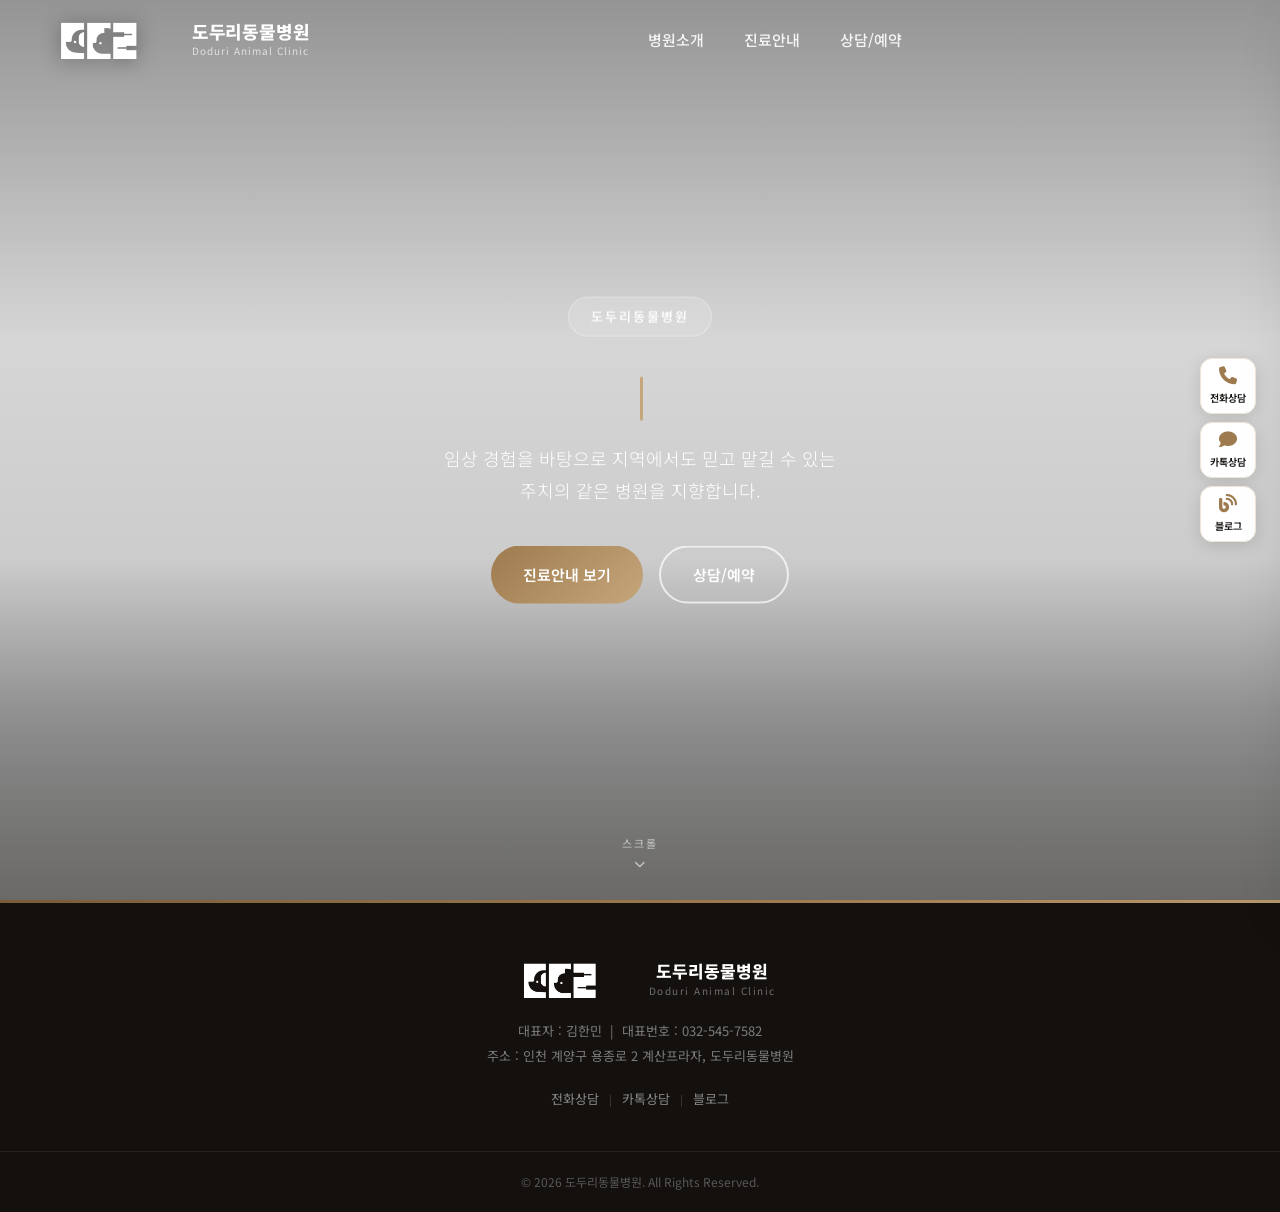
<file: index.html>
<!DOCTYPE html>
<html lang="ko">
<head>
  <meta charset="UTF-8" />
  <meta name="viewport" content="width=device-width, initial-scale=1.0" />
  <title>도두리동물병원</title>
  <link rel="preconnect" href="https://fonts.googleapis.com" />
  <link rel="preconnect" href="https://fonts.gstatic.com" crossorigin />
  <link href="https://fonts.googleapis.com/css2?family=Noto+Sans+KR:wght@300;400;500;600;700;800&display=swap" rel="stylesheet" />
  <link rel="stylesheet" href="https://cdnjs.cloudflare.com/ajax/libs/font-awesome/6.5.0/css/all.min.css" />
  <link rel="stylesheet" href="css/style.css" />
</head>
<body class="page-home">

  <!-- 공통 헤더 (include.js가 삽입) -->
  <div id="page-header"></div>

  <!-- ===== HERO ===== -->
  <section id="hero">
    <div class="hero-slides">
      <div class="hero-slide active" data-index="0">
        <div class="hero-bg" style="background-image: url('https://images.unsplash.com/photo-1587300003388-59208cc962cb?w=1600&q=80')"></div>
        <div class="hero-overlay"></div>
        <div class="hero-content">
          <p class="hero-tag">도두리동물병원</p>
          <h1>우리 동네 평생 건강 지킴이,<br><em>도두리동물병원</em></h1>
          <p class="hero-desc">임상 경험을 바탕으로 지역에서도 믿고 맡길 수 있는<br>주치의 같은 병원을 지향합니다.</p>
          <div class="hero-btns">
            <a href="service-subject.html" class="btn btn-primary">진료안내 보기</a>
            <a href="contact.html" class="btn btn-outline">상담/예약</a>
          </div>
        </div>
      </div>
    </div>
    <div class="hero-scroll-hint">
      <span>스크롤</span>
      <i class="fas fa-chevron-down"></i>
    </div>
  </section>

  <!-- ===== MAIN CONTENT (추후 섹션 추가) ===== -->
  <main>
  </main>

  <!-- 공통 푸터 (include.js가 삽입) -->
  <div id="page-footer"></div>

  <script src="js/include.js"></script>
  <script src="js/script.js"></script>
</body>
</html>
</file>
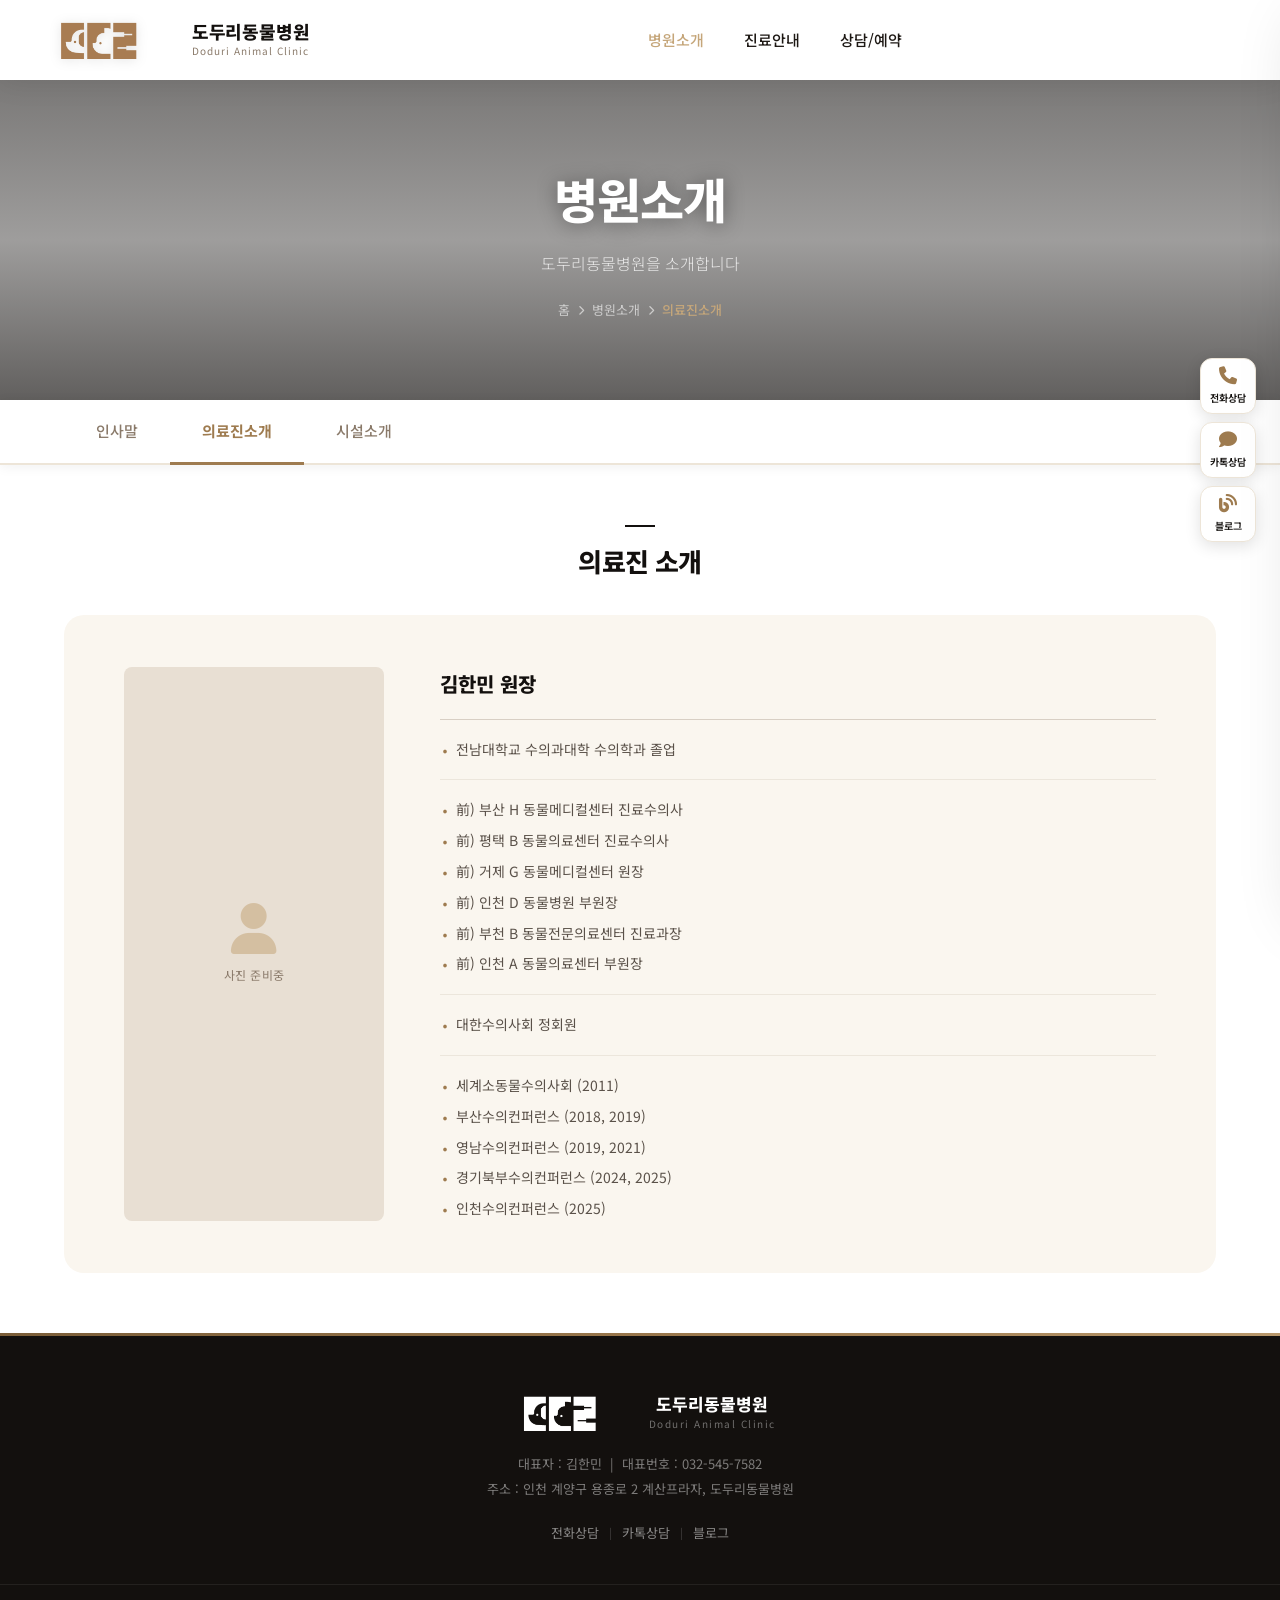
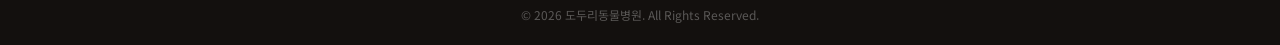
<file: about-doctor.html>
<!DOCTYPE html>
<html lang="ko">
<head>
  <meta charset="UTF-8" />
  <meta name="viewport" content="width=device-width, initial-scale=1.0" />
  <title>의료진소개 | 도두리동물병원</title>
  <link rel="preconnect" href="https://fonts.googleapis.com" />
  <link rel="preconnect" href="https://fonts.gstatic.com" crossorigin />
  <link href="https://fonts.googleapis.com/css2?family=Noto+Sans+KR:wght@300;400;500;600;700;800&display=swap" rel="stylesheet" />
  <link rel="stylesheet" href="https://cdnjs.cloudflare.com/ajax/libs/font-awesome/6.5.0/css/all.min.css" />
  <link rel="stylesheet" href="css/style.css" />
  <link rel="stylesheet" href="css/sub.css" />
  <style>
    /* ===== 의료진소개 ===== */
    .doctor-card {
      display: flex;
      flex-direction: row;
      gap: 56px;
      align-items: stretch; /* 사진 높이 = 텍스트 높이 */
      background: var(--bg-light);
      border-radius: 20px;
      padding: 52px 60px;
    }

    /* 왼쪽: 프로필 사진 */
    .doctor-photo-wrap {
      flex: 0 0 260px;
      display: flex;
      flex-direction: column;
    }

    /* 노이미지 플레이스홀더 */
    .doctor-no-photo {
      flex: 1;
      min-height: 240px;
      background: #e8dfd3;
      border-radius: 8px;
      display: flex;
      flex-direction: column;
      align-items: center;
      justify-content: center;
      gap: 10px;
    }
    .doctor-no-photo i {
      font-size: 52px;
      color: var(--primary-light);
      opacity: 0.55;
    }
    .doctor-no-photo span {
      font-size: 12px;
      color: var(--gray);
      letter-spacing: 0.5px;
    }

    /* 오른쪽: 정보 */
    .doctor-detail {
      flex: 1;
      min-width: 0;
    }

    .doctor-name {
      font-size: 20px;
      font-weight: 800;
      color: var(--dark);
      padding-bottom: 18px;
      margin-bottom: 0;
      border-bottom: 1px solid #d8cfc4;
    }

    .doctor-groups {
      display: flex;
      flex-direction: column;
    }

    .doctor-group {
      padding: 18px 0;
      border-bottom: 1px solid #ece6dc;
    }
    .doctor-group:last-child {
      border-bottom: none;
      padding-bottom: 0;
    }

    .doctor-group ul {
      list-style: none;
      padding: 0;
      margin: 0;
      display: flex;
      flex-direction: column;
      gap: 7px;
    }
    .doctor-group ul li {
      font-size: 14px;
      color: #5a5149;
      line-height: 1.7;
      padding-left: 16px;
      position: relative;
    }
    .doctor-group ul li::before {
      content: '·';
      position: absolute;
      left: 2px;
      color: var(--primary);
      font-weight: 900;
      font-size: 17px;
      line-height: 1.5;
    }

    /* ===== 반응형 ===== */
    @media (max-width: 768px) {
      .doctor-card {
        flex-direction: column;
        gap: 32px;
        padding: 36px 28px;
      }
      .doctor-photo-wrap {
        flex: none;
        width: 100%;
      }
      .doctor-no-photo {
        min-height: 200px;
      }
    }
  </style>
</head>
<body>

  <!-- 공통 헤더 (include.js가 삽입) -->
  <div id="page-header"></div>

  <!-- ===== 서브 페이지 헤더 ===== -->
  <div class="sub-page-header">
    <div class="sub-page-header-bg" style="background-image: url('https://images.unsplash.com/photo-1576201836106-db1758fd1c97?w=1600&q=80')"></div>
    <div class="sub-page-header-overlay"></div>
    <div class="container sub-page-header-content">
      <h1>병원소개</h1>
      <p>도두리동물병원을 소개합니다</p>
      <nav class="breadcrumb">
        <a href="index.html">홈</a>
        <i class="fas fa-chevron-right"></i>
        <a href="about-greeting.html">병원소개</a>
        <i class="fas fa-chevron-right"></i>
        <span>의료진소개</span>
      </nav>
    </div>
  </div>

  <!-- ===== 서브 탭 ===== -->
  <div class="sub-tab-nav">
    <div class="container">
      <ul class="sub-tab-list">
        <li><a href="about-greeting.html"          class="sub-tab-link">인사말</a></li>
        <li><a href="about-doctor.html"   class="sub-tab-link active">의료진소개</a></li>
        <li><a href="about-facility.html" class="sub-tab-link">시설소개</a></li>
      </ul>
    </div>
  </div>

  <!-- ===== 콘텐츠 ===== -->
  <main>
    <section class="section">
      <div class="container">

        <div class="page-section-heading">
          <h2>의료진 소개</h2>
        </div>

        <!-- 의료진 카드 -->
        <div class="doctor-card">

          <!-- 왼쪽: 프로필 사진 (실제 사진으로 교체 시 doctor-no-photo를 img 태그로 변경) -->
          <div class="doctor-photo-wrap">
            <div class="doctor-no-photo">
              <i class="fas fa-user"></i>
              <span>사진 준비중</span>
            </div>
          </div>

          <!-- 오른쪽: 상세 정보 -->
          <div class="doctor-detail">
            <h3 class="doctor-name">김한민 원장</h3>

            <div class="doctor-groups">

              <!-- 학력 -->
              <div class="doctor-group">
                <ul>
                  <li>전남대학교 수의과대학 수의학과 졸업</li>
                </ul>
              </div>

              <!-- 경력 -->
              <div class="doctor-group">
                <ul>
                  <li>前) 부산 H 동물메디컬센터 진료수의사</li>
                  <li>前) 평택 B 동물의료센터 진료수의사</li>
                  <li>前) 거제 G 동물메디컬센터 원장</li>
                  <li>前) 인천 D 동물병원 부원장</li>
                  <li>前) 부천 B 동물전문의료센터 진료과장</li>
                  <li>前) 인천 A 동물의료센터 부원장</li>
                </ul>
              </div>

              <!-- 학회 -->
              <div class="doctor-group">
                <ul>
                  <li>대한수의사회 정회원</li>
                </ul>
              </div>

              <!-- 학술활동 -->
              <div class="doctor-group">
                <ul>
                  <li>세계소동물수의사회 (2011)</li>
                  <li>부산수의컨퍼런스 (2018, 2019)</li>
                  <li>영남수의컨퍼런스 (2019, 2021)</li>
                  <li>경기북부수의컨퍼런스 (2024, 2025)</li>
                  <li>인천수의컨퍼런스 (2025)</li>
                </ul>
              </div>

            </div><!-- /.doctor-groups -->
          </div><!-- /.doctor-detail -->

        </div><!-- /.doctor-card -->

      </div>
    </section>
  </main>

  <!-- 공통 푸터 (include.js가 삽입) -->
  <div id="page-footer"></div>

  <script src="js/include.js"></script>
  <script src="js/script.js"></script>
  <script src="js/sub.js"></script>
</body>
</html>
</file>
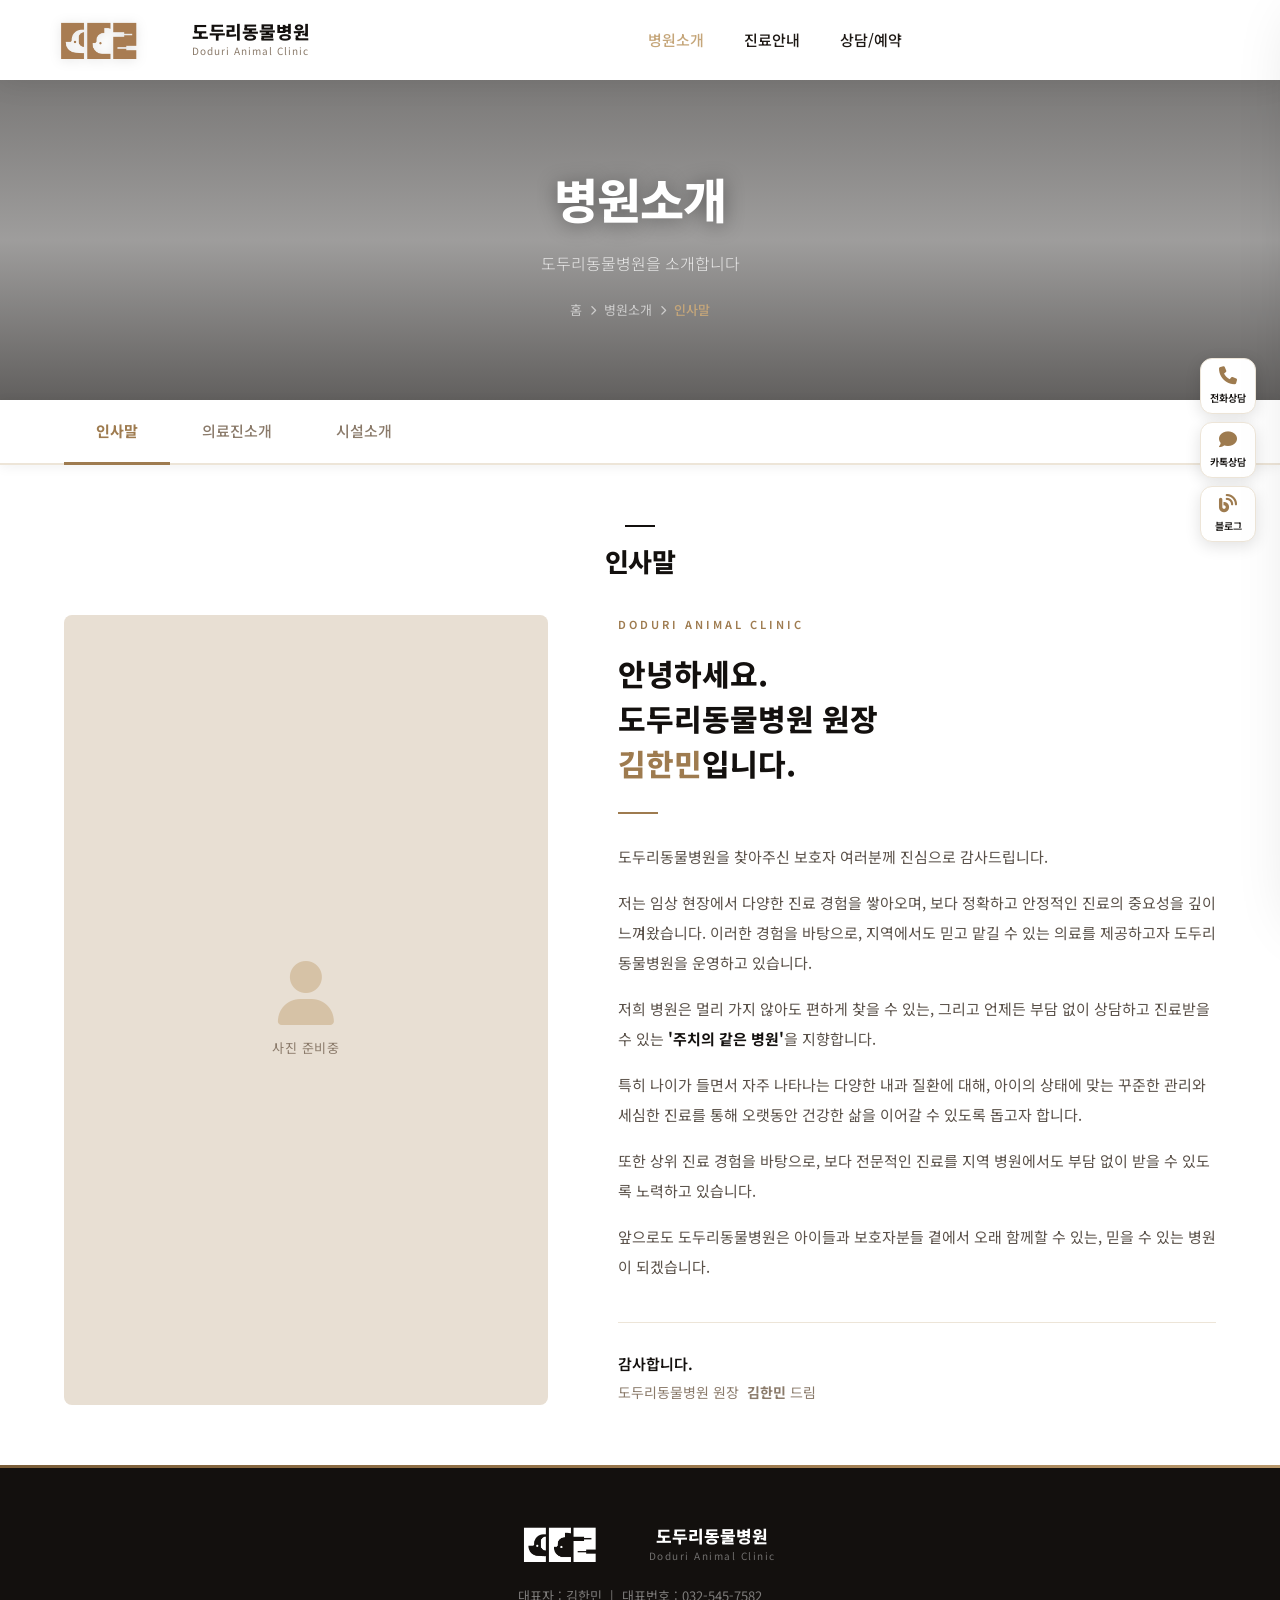
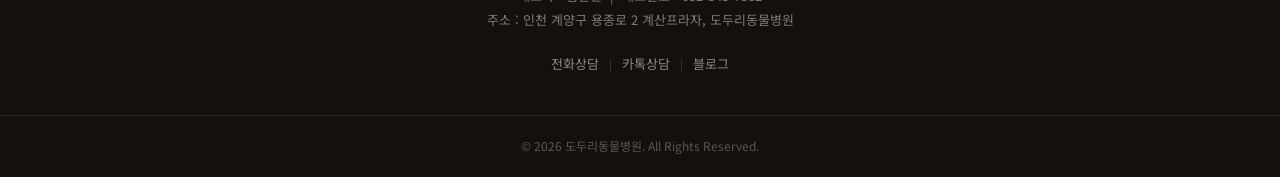
<file: about-greeting.html>
<!DOCTYPE html>
<html lang="ko">
<head>
  <meta charset="UTF-8" />
  <meta name="viewport" content="width=device-width, initial-scale=1.0" />
  <title>인사말 | 도두리동물병원</title>
  <link rel="preconnect" href="https://fonts.googleapis.com" />
  <link rel="preconnect" href="https://fonts.gstatic.com" crossorigin />
  <link href="https://fonts.googleapis.com/css2?family=Noto+Sans+KR:wght@300;400;500;600;700;800&display=swap" rel="stylesheet" />
  <link rel="stylesheet" href="https://cdnjs.cloudflare.com/ajax/libs/font-awesome/6.5.0/css/all.min.css" />
  <link rel="stylesheet" href="css/style.css" />
  <link rel="stylesheet" href="css/sub.css" />
  <style>
    /* ===== 인사말 레이아웃 ===== */
    .greeting-wrap {
      display: flex;
      flex-direction: row;
      gap: 70px;
      align-items: stretch; /* 이미지 높이 = 텍스트 높이 */
    }

    /* 왼쪽: 사진 */
    .greeting-img-wrap {
      flex: 0 0 42%;
      max-width: 42%;
      display: flex;
      flex-direction: column;
    }

    /* 노이미지 플레이스홀더 */
    .greeting-no-photo {
      flex: 1;
      background: #e8dfd3;
      border-radius: 8px;
      display: flex;
      flex-direction: column;
      align-items: center;
      justify-content: center;
      gap: 12px;
    }
    .greeting-no-photo i {
      font-size: 64px;
      color: var(--primary-light);
      opacity: 0.5;
    }
    .greeting-no-photo span {
      font-size: 13px;
      color: var(--gray);
      letter-spacing: 0.5px;
    }

    /* 오른쪽: 텍스트 */
    .greeting-content {
      flex: 1;
      min-width: 0;
    }

    .greeting-label {
      font-size: 11px;
      font-weight: 600;
      letter-spacing: 3px;
      text-transform: uppercase;
      color: var(--primary);
      margin-bottom: 18px;
    }

    .greeting-name {
      font-size: clamp(20px, 2.4vw, 30px);
      font-weight: 800;
      line-height: 1.5;
      color: var(--dark);
    }
    .greeting-name em {
      font-style: normal;
      color: var(--primary);
    }

    .greeting-rule {
      width: 40px;
      height: 2px;
      background: var(--primary);
      margin: 26px 0 28px;
    }

    .greeting-body {
      font-size: 15px;
      line-height: 2;
      color: #5a5149;
    }
    .greeting-body p + p {
      margin-top: 16px;
    }
    .greeting-body strong {
      color: var(--dark);
      font-weight: 700;
    }

    .greeting-close {
      margin-top: 40px;
      padding-top: 28px;
      border-top: 1px solid var(--gray-light);
    }
    .greeting-thanks {
      font-size: 15px;
      font-weight: 600;
      color: var(--dark);
      margin-bottom: 4px;
    }
    .greeting-sign {
      font-size: 14px;
      color: var(--gray);
    }

    /* ===== 반응형: 768px 이하(모바일)에서만 세로 스택 ===== */
    @media (max-width: 768px) {
      .greeting-wrap {
        flex-direction: column;
        gap: 36px;
      }
      .greeting-img-wrap {
        flex: none;
        max-width: 100%;
        width: 100%;
        position: static;
      }
      .greeting-img-wrap img {
        aspect-ratio: 4 / 3;
      }
    }
  </style>
</head>
<body>

  <!-- 공통 헤더 (include.js가 삽입) -->
  <div id="page-header"></div>

  <!-- ===== 서브 페이지 헤더 ===== -->
  <div class="sub-page-header">
    <div class="sub-page-header-bg" style="background-image: url('https://images.unsplash.com/photo-1576201836106-db1758fd1c97?w=1600&q=80')"></div>
    <div class="sub-page-header-overlay"></div>
    <div class="container sub-page-header-content">
      <h1>병원소개</h1>
      <p>도두리동물병원을 소개합니다</p>
      <nav class="breadcrumb">
        <a href="index.html">홈</a>
        <i class="fas fa-chevron-right"></i>
        <a href="about-greeting.html">병원소개</a>
        <i class="fas fa-chevron-right"></i>
        <span>인사말</span>
      </nav>
    </div>
  </div>

  <!-- ===== 서브 탭 ===== -->
  <div class="sub-tab-nav">
    <div class="container">
      <ul class="sub-tab-list">
        <li><a href="about-greeting.html"  class="sub-tab-link active">인사말</a></li>
        <li><a href="about-doctor.html"   class="sub-tab-link">의료진소개</a></li>
        <li><a href="about-facility.html" class="sub-tab-link">시설소개</a></li>
      </ul>
    </div>
  </div>

  <!-- ===== 콘텐츠 ===== -->
  <main>
    <section class="section">
      <div class="container">

        <div class="page-section-heading">
          <h2>인사말</h2>
        </div>

        <div class="greeting-wrap">

          <!-- 왼쪽: 원장 사진 -->
          <!-- 왼쪽: 원장 사진 (실제 사진으로 교체 시 greeting-no-photo를 img 태그로 변경) -->
          <div class="greeting-img-wrap">
            <div class="greeting-no-photo">
              <i class="fas fa-user"></i>
              <span>사진 준비중</span>
            </div>
          </div>

          <!-- 오른쪽: 인사말 텍스트 -->
          <div class="greeting-content">
            <p class="greeting-label">Doduri Animal Clinic</p>
            <h2 class="greeting-name">
              안녕하세요.<br>
              도두리동물병원 원장<br>
              <em>김한민</em>입니다.
            </h2>
            <div class="greeting-rule"></div>

            <div class="greeting-body">
              <p>도두리동물병원을 찾아주신 보호자 여러분께 진심으로 감사드립니다.</p>
              <p>저는 임상 현장에서 다양한 진료 경험을 쌓아오며,
                보다 정확하고 안정적인 진료의 중요성을 깊이 느껴왔습니다.
                이러한 경험을 바탕으로, 지역에서도 믿고 맡길 수 있는 의료를 제공하고자
                도두리동물병원을 운영하고 있습니다.</p>
              <p>저희 병원은 멀리 가지 않아도 편하게 찾을 수 있는, 그리고 언제든
                부담 없이 상담하고 진료받을 수 있는
                <strong>'주치의 같은 병원'</strong>을 지향합니다.</p>
              <p>특히 나이가 들면서 자주 나타나는 다양한 내과 질환에 대해,
                아이의 상태에 맞는 꾸준한 관리와 세심한 진료를 통해
                오랫동안 건강한 삶을 이어갈 수 있도록 돕고자 합니다.</p>
              <p>또한 상위 진료 경험을 바탕으로, 보다 전문적인 진료를
                지역 병원에서도 부담 없이 받을 수 있도록 노력하고 있습니다.</p>
              <p>앞으로도 도두리동물병원은 아이들과 보호자분들 곁에서
                오래 함께할 수 있는, 믿을 수 있는 병원이 되겠습니다.</p>
            </div>

            <div class="greeting-close">
              <p class="greeting-thanks">감사합니다.</p>
              <p class="greeting-sign">도두리동물병원 원장 &nbsp;<strong>김한민</strong> 드림</p>
            </div>
          </div>

        </div>
      </div>
    </section>
  </main>

  <!-- 공통 푸터 (include.js가 삽입) -->
  <div id="page-footer"></div>

  <script src="js/include.js"></script>
  <script src="js/script.js"></script>
  <script src="js/sub.js"></script>
</body>
</html>
</file>
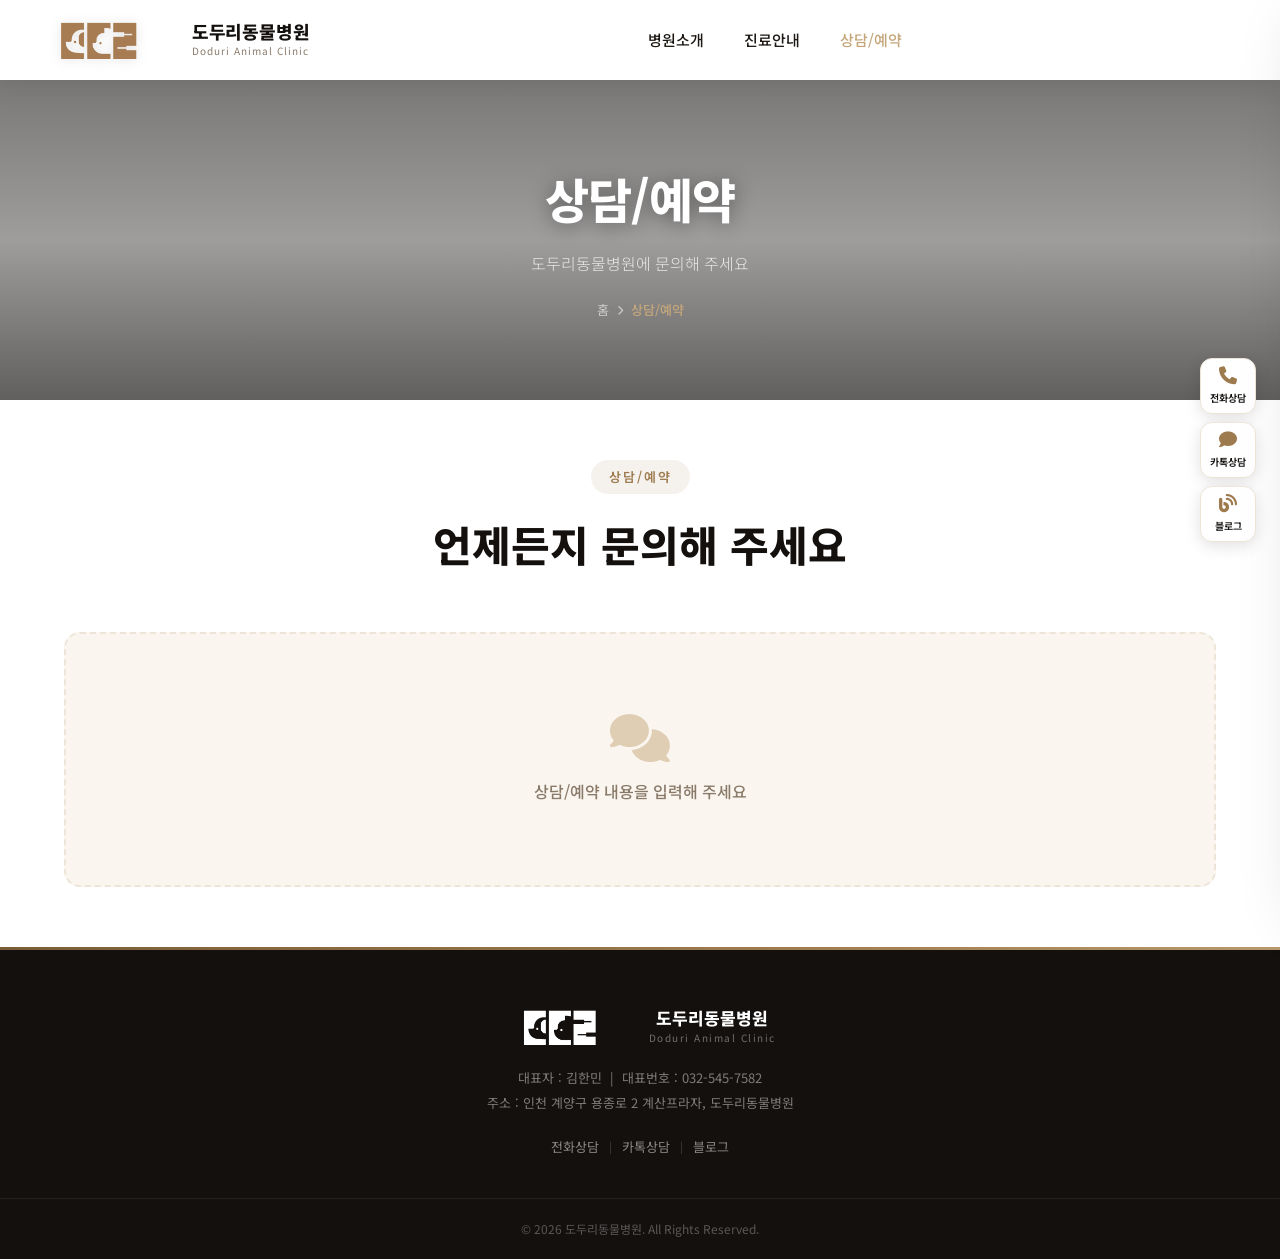
<file: contact.html>
<!DOCTYPE html>
<html lang="ko">
<head>
  <meta charset="UTF-8" />
  <meta name="viewport" content="width=device-width, initial-scale=1.0" />
  <title>상담/예약 | 도두리동물병원</title>
  <link rel="preconnect" href="https://fonts.googleapis.com" />
  <link rel="preconnect" href="https://fonts.gstatic.com" crossorigin />
  <link href="https://fonts.googleapis.com/css2?family=Noto+Sans+KR:wght@300;400;500;600;700;800&display=swap" rel="stylesheet" />
  <link rel="stylesheet" href="https://cdnjs.cloudflare.com/ajax/libs/font-awesome/6.5.0/css/all.min.css" />
  <link rel="stylesheet" href="css/style.css" />
  <link rel="stylesheet" href="css/sub.css" />
</head>
<body>

  <!-- 공통 헤더 (include.js가 삽입) -->
  <div id="page-header"></div>

  <!-- ===== 서브 페이지 헤더 ===== -->
  <div class="sub-page-header">
    <div class="sub-page-header-bg" style="background-image: url('https://images.unsplash.com/photo-1450778869180-41d0601e046e?w=1600&q=80')"></div>
    <div class="sub-page-header-overlay"></div>
    <div class="container sub-page-header-content">
      <h1>상담/예약</h1>
      <p>도두리동물병원에 문의해 주세요</p>
      <nav class="breadcrumb">
        <a href="index.html">홈</a>
        <i class="fas fa-chevron-right"></i>
        <span>상담/예약</span>
      </nav>
    </div>
  </div>

  <!-- ===== 콘텐츠 ===== -->
  <main>
    <section class="section">
      <div class="container">
        <div class="section-header">
          <p class="section-tag">상담/예약</p>
          <h2 class="section-title">언제든지 문의해 주세요</h2>
        </div>
        <div class="content-placeholder">
          <i class="fas fa-comments"></i>
          <p>상담/예약 내용을 입력해 주세요</p>
        </div>
      </div>
    </section>
  </main>

  <!-- 공통 푸터 (include.js가 삽입) -->
  <div id="page-footer"></div>

  <script src="js/include.js"></script>
  <script src="js/script.js"></script>
  <script src="js/sub.js"></script>
</body>
</html>
</file>
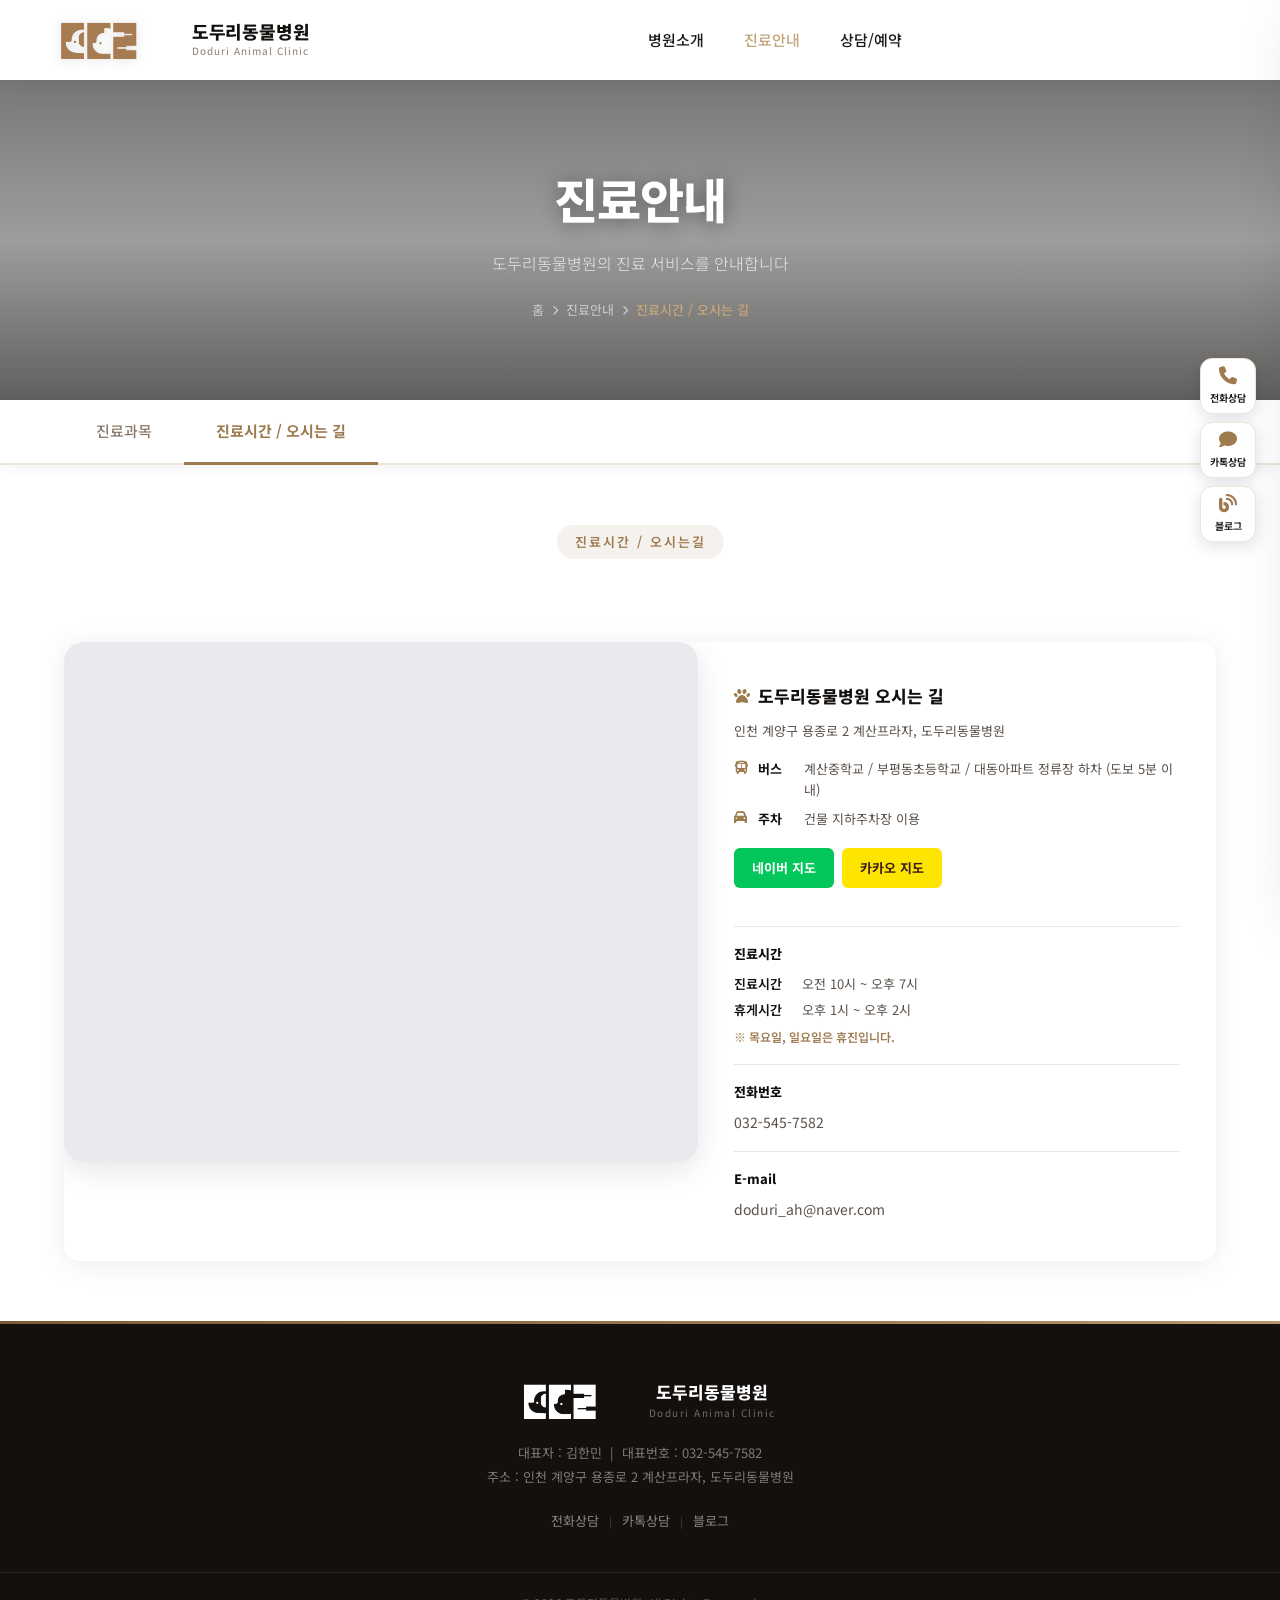
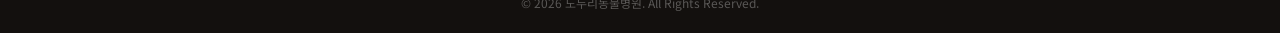
<file: service-location.html>
<!DOCTYPE html>
<html lang="ko">
<head>
  <meta charset="UTF-8" />
  <meta name="viewport" content="width=device-width, initial-scale=1.0" />
  <title>진료시간 / 오시는길 | 도두리동물병원</title>
  <link rel="preconnect" href="https://fonts.googleapis.com" />
  <link rel="preconnect" href="https://fonts.gstatic.com" crossorigin />
  <link href="https://fonts.googleapis.com/css2?family=Noto+Sans+KR:wght@300;400;500;600;700;800&display=swap" rel="stylesheet" />
  <link rel="stylesheet" href="https://cdnjs.cloudflare.com/ajax/libs/font-awesome/6.5.0/css/all.min.css" />
  <link rel="stylesheet" href="css/style.css" />
  <link rel="stylesheet" href="css/sub.css" />
  <script type="text/javascript" src="https://oapi.map.naver.com/openapi/v3/maps.js?ncpClientId=hryk24ewr3&submodules=geocoder"></script>
  <style>
    /* ===== 오시는길 ===== */
    .location-wrap {
      display: flex;
      gap: 0;
      border-radius: 16px;
      overflow: hidden;
      box-shadow: 0 4px 30px rgba(0,0,0,0.08);
    }

    /* 왼쪽: 지도 */
    .location-map {
      flex: 0 0 55%;
      min-height: 520px;
      background: #e8eaed;
      position: relative;
      overflow: hidden;
    }

    .map-placeholder {
      position: absolute;
      inset: 0;
      display: flex;
      flex-direction: column;
      align-items: center;
      justify-content: center;
      gap: 12px;
      background:
        linear-gradient(rgba(200,210,220,0.4) 1px, transparent 1px),
        linear-gradient(90deg, rgba(200,210,220,0.4) 1px, transparent 1px),
        #dce3ea;
      background-size: 40px 40px, 40px 40px, 100% 100%;
      color: #8a96a3;
      text-align: center;
    }
    .map-placeholder i { font-size: 48px; color: var(--primary); opacity: 0.6; }
    .map-placeholder p { font-size: 15px; font-weight: 600; margin: 0; }
    .map-placeholder small { font-size: 12px; opacity: 0.7; }

    /* 오른쪽: 정보 패널 */
    .location-info {
      flex: 1;
      background: #fff;
      padding: 40px 36px;
      display: flex;
      flex-direction: column;
      gap: 0;
    }

    .location-title {
      font-size: 17px;
      font-weight: 800;
      color: var(--dark);
      display: flex;
      align-items: center;
      gap: 8px;
      margin-bottom: 10px;
    }
    .location-title i { color: var(--primary); font-size: 16px; }

    .location-address {
      font-size: 13px;
      color: #5a5149;
      line-height: 1.6;
      margin-bottom: 18px;
    }

    /* 교통수단 */
    .location-access {
      list-style: none;
      padding: 0;
      margin: 0 0 18px;
      display: flex;
      flex-direction: column;
      gap: 8px;
    }
    .location-access li {
      display: flex;
      align-items: flex-start;
      gap: 10px;
      font-size: 13px;
      color: #5a5149;
      line-height: 1.6;
    }
    .location-access li i {
      color: var(--primary);
      font-size: 13px;
      margin-top: 2px;
      flex-shrink: 0;
      width: 14px;
      text-align: center;
    }
    .access-label {
      font-weight: 700;
      color: var(--dark);
      white-space: nowrap;
      min-width: 36px;
    }

    /* 지도 버튼 */
    .location-map-btns {
      display: flex;
      gap: 8px;
      margin-bottom: 22px;
    }
    .map-btn {
      display: inline-flex;
      align-items: center;
      gap: 6px;
      padding: 9px 18px;
      border-radius: 6px;
      font-size: 13px;
      font-weight: 700;
      cursor: pointer;
      transition: filter 0.2s;
      text-decoration: none;
    }
    .map-btn:hover { filter: brightness(0.92); }
    .map-btn.naver  { background: #03C75A; color: #fff; }
    .map-btn.kakao  { background: #FEE500; color: #3c1e1e; }

    /* 구분선 */
    .location-divider {
      border: none;
      border-top: 1px solid #ece6dc;
      margin: 16px 0;
    }

    /* 진료시간 */
    .loc-hours h4,
    .loc-contact h4 {
      font-size: 13px;
      font-weight: 800;
      color: var(--dark);
      margin-bottom: 8px;
    }
    .loc-hours-rows {
      display: flex;
      flex-direction: column;
      gap: 4px;
      margin-bottom: 6px;
    }
    .loc-hours-row {
      display: flex;
      gap: 16px;
      font-size: 13px;
      color: #5a5149;
    }
    .loc-hours-row .lh-label {
      font-weight: 600;
      color: var(--dark);
      white-space: nowrap;
      min-width: 52px;
    }
    .loc-notice {
      font-size: 12px;
      color: var(--primary);
      font-weight: 600;
    }
    .loc-contact p {
      font-size: 14px;
      color: #5a5149;
      margin: 0;
    }

    /* ===== 반응형 ===== */
    @media (max-width: 900px) {
      .location-wrap {
        flex-direction: column;
      }
      .location-map {
        flex: none;
        min-height: 260px;
      }
      .location-info {
        padding: 28px 24px;
      }
    }
  </style>
</head>
<body>

  <!-- 공통 헤더 (include.js가 삽입) -->
  <div id="page-header"></div>

  <!-- ===== 서브 페이지 헤더 ===== -->
  <div class="sub-page-header">
    <div class="sub-page-header-bg" style="background-image: url('https://images.unsplash.com/photo-1548767797-d8c844163c4c?w=1600&q=80')"></div>
    <div class="sub-page-header-overlay"></div>
    <div class="container sub-page-header-content">
      <h1>진료안내</h1>
      <p>도두리동물병원의 진료 서비스를 안내합니다</p>
      <nav class="breadcrumb">
        <a href="index.html">홈</a>
        <i class="fas fa-chevron-right"></i>
        <a href="service-subject.html">진료안내</a>
        <i class="fas fa-chevron-right"></i>
        <span>진료시간 / 오시는 길</span>
      </nav>
    </div>
  </div>

  <!-- ===== 서브 탭 ===== -->
  <div class="sub-tab-nav">
    <div class="container">
      <ul class="sub-tab-list">
        <li><a href="service-subject.html"          class="sub-tab-link">진료과목</a></li>
        <li><a href="service-location.html" class="sub-tab-link active">진료시간 / 오시는 길</a></li>
      </ul>
    </div>
  </div>

  <!-- ===== 콘텐츠 ===== -->
  <main>
    <section class="section">
      <div class="container">
        <div class="section-header">
          <p class="section-tag">진료시간 / 오시는길</p>
        </div>

        <div class="location-wrap">

          <!-- 왼쪽: 네이버 지도 -->
          <div class="location-map">
            <div id="naver-map" style="width:100%;height:100%;"></div>
          </div>

          <!-- 오른쪽: 정보 패널 -->
          <div class="location-info">

            <h3 class="location-title">
              <i class="fas fa-paw"></i>
              도두리동물병원 오시는 길
            </h3>
            <p class="location-address">인천 계양구 용종로 2 계산프라자, 도두리동물병원</p>

            <ul class="location-access">
              <li>
                <i class="fas fa-bus"></i>
                <span class="access-label">버스</span>
                <span>계산중학교 / 부평동초등학교 / 대동아파트 정류장 하차 (도보 5분 이내)</span>
              </li>
              <li>
                <i class="fas fa-car"></i>
                <span class="access-label">주차</span>
                <span>건물 지하주차장 이용</span>
              </li>
            </ul>

            <!-- 지도 앱 연결 버튼 -->
            <div class="location-map-btns">
              <a href="https://map.naver.com/v5/search/인천 계양구 용종로 2 도두리동물병원" target="_blank" class="map-btn naver">
                네이버 지도
              </a>
              <a href="https://map.kakao.com/link/search/도두리동물병원" target="_blank" class="map-btn kakao">
                카카오 지도
              </a>
            </div>

            <hr class="location-divider" />

            <!-- 진료시간 -->
            <div class="loc-hours">
              <h4>진료시간</h4>
              <div class="loc-hours-rows">
                <div class="loc-hours-row">
                  <span class="lh-label">진료시간</span>
                  <span>오전 10시 ~ 오후 7시</span>
                </div>
                <div class="loc-hours-row">
                  <span class="lh-label">휴게시간</span>
                  <span>오후 1시 ~ 오후 2시</span>
                </div>
              </div>
              <p class="loc-notice">※ 목요일, 일요일은 휴진입니다.</p>
            </div>

            <hr class="location-divider" />

            <!-- 전화번호 -->
            <div class="loc-contact">
              <h4>전화번호</h4>
              <p><a href="tel:032-545-7582" style="color:inherit;text-decoration:none;">032-545-7582</a></p>
            </div>

            <hr class="location-divider" />

            <!-- E-mail -->
            <div class="loc-contact">
              <h4>E-mail</h4>
              <p>doduri_ah@naver.com</p>
            </div>

          </div><!-- /.location-info -->
        </div><!-- /.location-wrap -->
      </div>
    </section>
  </main>

  <!-- 공통 푸터 (include.js가 삽입) -->
  <div id="page-footer"></div>

  <script src="js/include.js"></script>
  <script src="js/script.js"></script>
  <script src="js/sub.js"></script>
  <script>
    naver.maps.Service.geocode({ query: '인천 계양구 용종로 2' }, function(status, response) {
      var lat, lng;
      if (status === naver.maps.Service.Status.OK && response.v2.addresses.length > 0) {
        lat = parseFloat(response.v2.addresses[0].y);
        lng = parseFloat(response.v2.addresses[0].x);
      } else {
        // 주소 검색 실패 시 계양구 중심 좌표 fallback
        lat = 37.5372;
        lng = 126.7222;
      }

      var position = new naver.maps.LatLng(lat, lng);

      var map = new naver.maps.Map('naver-map', {
        center: position,
        zoom: 17
      });

      var marker = new naver.maps.Marker({
        position: position,
        map: map
      });

      var infoWindow = new naver.maps.InfoWindow({
        content: '<div style="padding:8px 12px;font-size:13px;font-weight:700;white-space:nowrap;">도두리동물병원</div>'
      });
      infoWindow.open(map, marker);
    });
  </script>
</body>
</html>
</file>
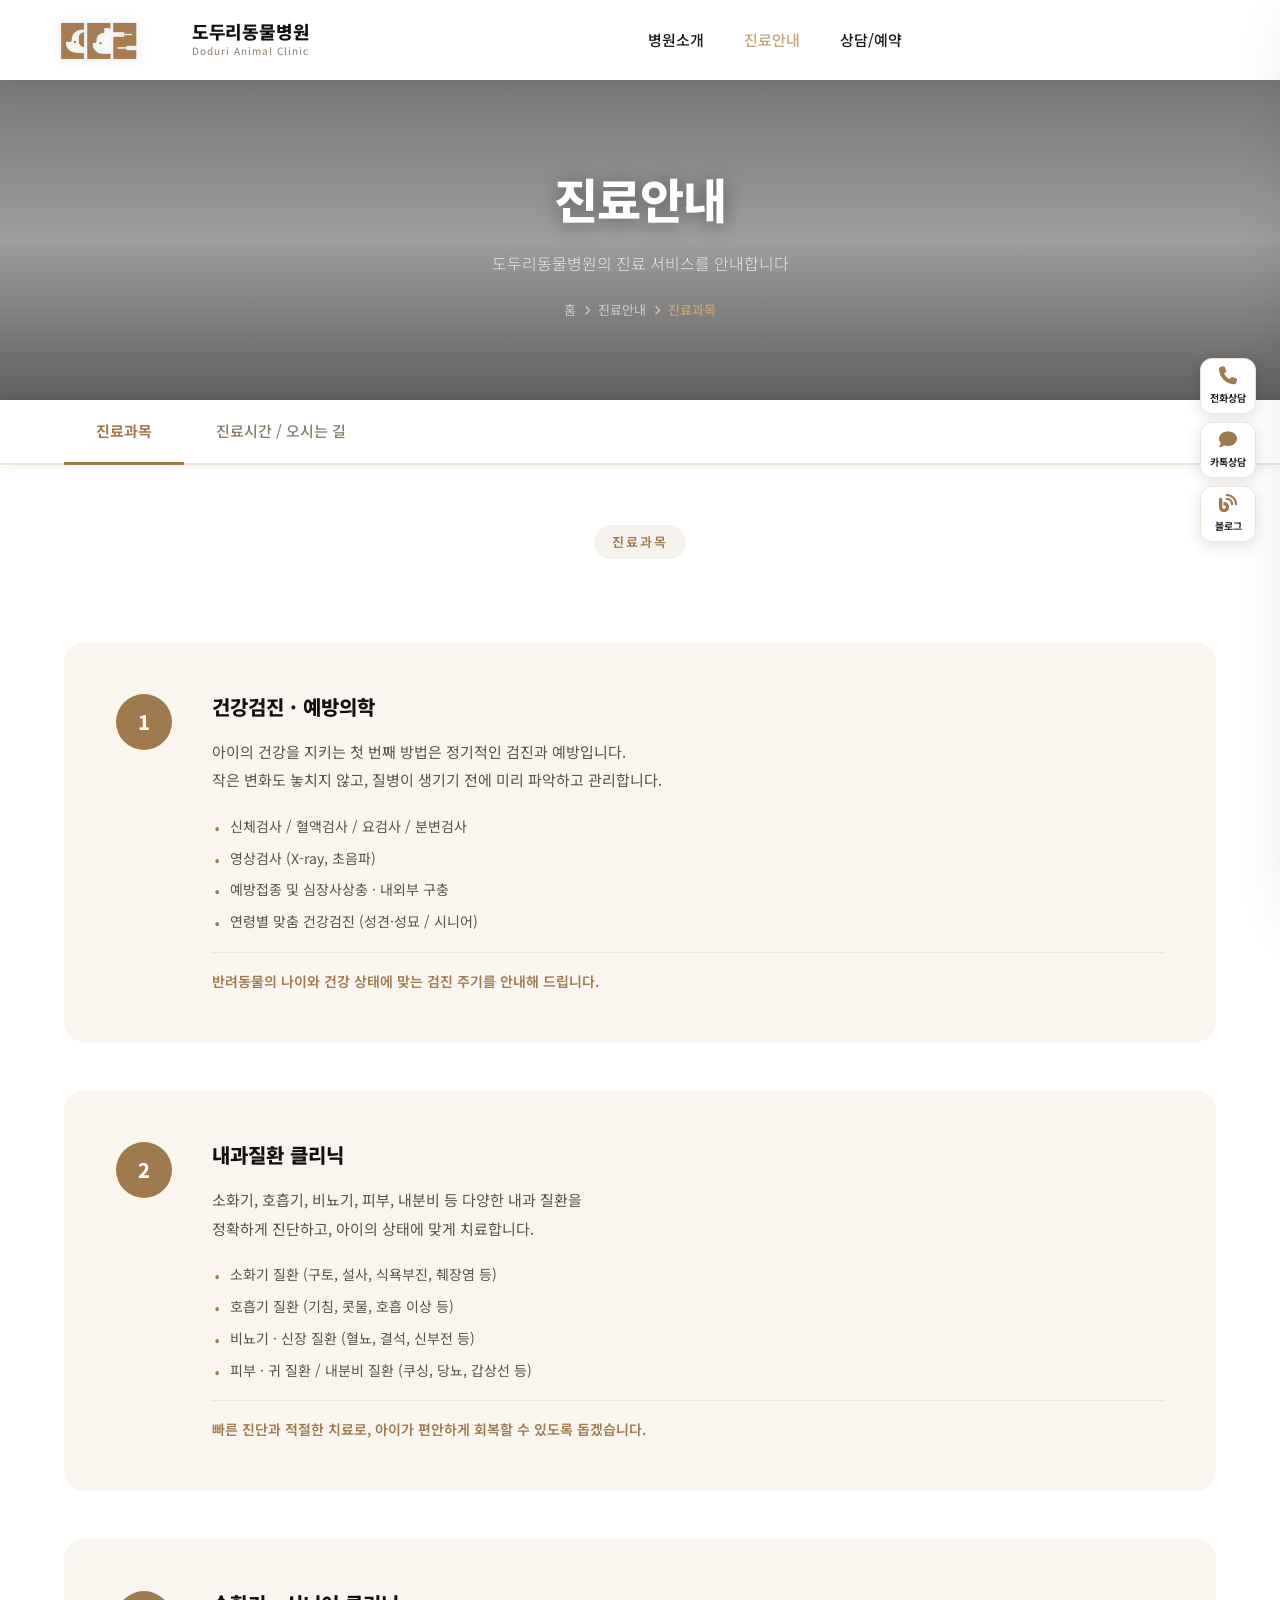
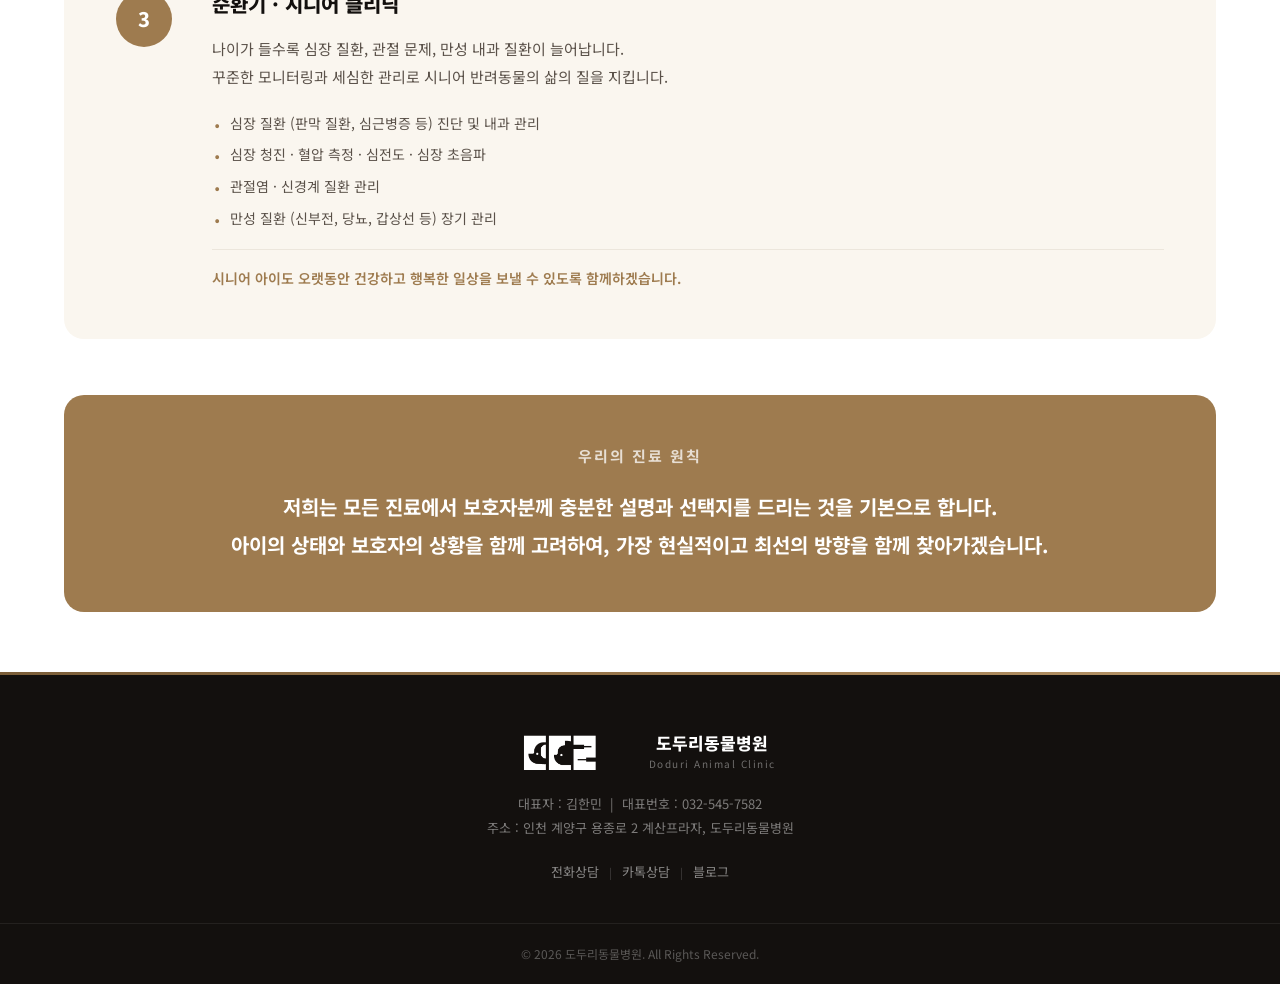
<file: service-subject.html>
<!DOCTYPE html>
<html lang="ko">
<head>
  <meta charset="UTF-8" />
  <meta name="viewport" content="width=device-width, initial-scale=1.0" />
  <title>진료안내 | 도두리동물병원</title>
  <link rel="preconnect" href="https://fonts.googleapis.com" />
  <link rel="preconnect" href="https://fonts.gstatic.com" crossorigin />
  <link href="https://fonts.googleapis.com/css2?family=Noto+Sans+KR:wght@300;400;500;600;700;800&display=swap" rel="stylesheet" />
  <link rel="stylesheet" href="https://cdnjs.cloudflare.com/ajax/libs/font-awesome/6.5.0/css/all.min.css" />
  <link rel="stylesheet" href="css/style.css" />
  <link rel="stylesheet" href="css/sub.css" />
  <style>
    /* ===== 진료과목 ===== */
    .service-list {
      display: flex;
      flex-direction: column;
      gap: 48px;
    }

    .service-item {
      display: flex;
      gap: 40px;
      background: var(--bg-light);
      border-radius: 20px;
      padding: 48px 52px;
      align-items: flex-start;
    }

    .service-num {
      flex: 0 0 auto;
      width: 56px;
      height: 56px;
      border-radius: 50%;
      background: var(--primary);
      color: #fff;
      font-size: 20px;
      font-weight: 800;
      display: flex;
      align-items: center;
      justify-content: center;
      margin-top: 4px;
    }

    .service-body {
      flex: 1;
      min-width: 0;
    }

    .service-title {
      font-size: 20px;
      font-weight: 800;
      color: var(--dark);
      margin-bottom: 14px;
    }

    .service-desc {
      font-size: 15px;
      line-height: 1.9;
      color: #5a5149;
      margin-bottom: 20px;
    }

    .service-bullets {
      list-style: none;
      padding: 0;
      margin: 0 0 18px;
      display: flex;
      flex-direction: column;
      gap: 8px;
    }

    .service-bullets li {
      font-size: 14px;
      color: #5a5149;
      line-height: 1.7;
      padding-left: 18px;
      position: relative;
    }

    .service-bullets li::before {
      content: '·';
      position: absolute;
      left: 2px;
      color: var(--primary);
      font-weight: 900;
      font-size: 18px;
      line-height: 1.5;
    }

    .service-closing {
      font-size: 14px;
      font-weight: 600;
      color: var(--primary);
      line-height: 1.8;
      padding-top: 16px;
      border-top: 1px solid #ece6dc;
    }

    /* 진료 원칙 */
    .service-principle {
      margin-top: 56px;
      background: var(--primary);
      border-radius: 20px;
      padding: 48px 56px;
      text-align: center;
    }

    .service-principle-title {
      font-size: 15px;
      font-weight: 700;
      letter-spacing: 2px;
      color: rgba(255,255,255,0.75);
      margin-bottom: 20px;
      text-transform: uppercase;
    }

    .service-principle-body {
      font-size: clamp(16px, 2vw, 20px);
      font-weight: 700;
      color: #fff;
      line-height: 1.9;
    }

    /* ===== 진료시간 ===== */
    .hours-card {
      max-width: 600px;
      margin: 0 auto;
      background: #fff;
      border-radius: 20px;
      padding: 48px 56px;
      box-shadow: 0 4px 30px rgba(0,0,0,0.06);
    }

    .hours-rows {
      display: flex;
      flex-direction: column;
      gap: 0;
      margin-bottom: 28px;
    }

    .hours-row {
      display: flex;
      align-items: center;
      justify-content: space-between;
      padding: 18px 0;
      border-bottom: 1px solid #ece6dc;
    }
    .hours-row:first-child {
      border-top: 1px solid #ece6dc;
    }

    .hours-label {
      font-size: 15px;
      font-weight: 700;
      color: var(--dark);
      display: flex;
      align-items: center;
      gap: 10px;
    }
    .hours-label i {
      color: var(--primary);
      font-size: 14px;
    }

    .hours-value {
      font-size: 15px;
      color: #5a5149;
      font-weight: 500;
    }

    .hours-notice {
      font-size: 13px;
      color: var(--primary);
      font-weight: 600;
      display: flex;
      align-items: center;
      gap: 7px;
    }
    .hours-notice i {
      font-size: 13px;
    }

    /* ===== 오시는길 ===== */
    .location-wrap {
      display: flex;
      gap: 0;
      border-radius: 16px;
      overflow: hidden;
      box-shadow: 0 4px 30px rgba(0,0,0,0.08);
    }

    /* 왼쪽: 지도 */
    .location-map {
      flex: 0 0 55%;
      min-height: 520px;
      background: #e8eaed;
      position: relative;
      overflow: hidden;
    }

    .map-placeholder {
      position: absolute;
      inset: 0;
      display: flex;
      flex-direction: column;
      align-items: center;
      justify-content: center;
      gap: 12px;
      background:
        linear-gradient(rgba(200,210,220,0.4) 1px, transparent 1px),
        linear-gradient(90deg, rgba(200,210,220,0.4) 1px, transparent 1px),
        #dce3ea;
      background-size: 40px 40px, 40px 40px, 100% 100%;
      color: #8a96a3;
      text-align: center;
    }
    .map-placeholder i {
      font-size: 48px;
      color: var(--primary);
      opacity: 0.6;
    }
    .map-placeholder p { font-size: 15px; font-weight: 600; margin: 0; }
    .map-placeholder small { font-size: 12px; opacity: 0.7; }

    /* 오른쪽: 정보 패널 */
    .location-info {
      flex: 1;
      background: #fff;
      padding: 40px 36px;
      display: flex;
      flex-direction: column;
      gap: 0;
    }

    .location-title {
      font-size: 17px;
      font-weight: 800;
      color: var(--dark);
      display: flex;
      align-items: center;
      gap: 8px;
      margin-bottom: 10px;
    }
    .location-title i { color: var(--primary); font-size: 16px; }

    .location-address {
      font-size: 13px;
      color: #5a5149;
      line-height: 1.6;
      margin-bottom: 18px;
    }

    /* 교통수단 */
    .location-access {
      list-style: none;
      padding: 0;
      margin: 0 0 18px;
      display: flex;
      flex-direction: column;
      gap: 8px;
    }
    .location-access li {
      display: flex;
      align-items: flex-start;
      gap: 10px;
      font-size: 13px;
      color: #5a5149;
      line-height: 1.6;
    }
    .location-access li i {
      color: var(--primary);
      font-size: 13px;
      margin-top: 2px;
      flex-shrink: 0;
      width: 14px;
      text-align: center;
    }
    .access-label {
      font-weight: 700;
      color: var(--dark);
      white-space: nowrap;
      min-width: 36px;
    }

    /* 지도 버튼 */
    .location-map-btns {
      display: flex;
      gap: 8px;
      margin-bottom: 22px;
    }
    .map-btn {
      display: inline-flex;
      align-items: center;
      gap: 6px;
      padding: 9px 18px;
      border-radius: 6px;
      font-size: 13px;
      font-weight: 700;
      cursor: pointer;
      transition: filter 0.2s;
      text-decoration: none;
    }
    .map-btn:hover { filter: brightness(0.92); }
    .map-btn.naver  { background: #03C75A; color: #fff; }
    .map-btn.kakao  { background: #FEE500; color: #3c1e1e; }

    /* 구분선 */
    .location-divider {
      border: none;
      border-top: 1px solid #ece6dc;
      margin: 16px 0;
    }

    /* 진료시간 */
    .loc-hours h4,
    .loc-contact h4 {
      font-size: 13px;
      font-weight: 800;
      color: var(--dark);
      margin-bottom: 8px;
    }
    .loc-hours-rows {
      display: flex;
      flex-direction: column;
      gap: 4px;
      margin-bottom: 6px;
    }
    .loc-hours-row {
      display: flex;
      gap: 16px;
      font-size: 13px;
      color: #5a5149;
    }
    .loc-hours-row .lh-label {
      font-weight: 600;
      color: var(--dark);
      white-space: nowrap;
      min-width: 52px;
    }
    .loc-notice {
      font-size: 12px;
      color: var(--primary);
      font-weight: 600;
    }

    .loc-contact p {
      font-size: 14px;
      color: #5a5149;
      margin: 0;
    }

    /* ===== 반응형 ===== */
    @media (max-width: 768px) {
      .service-item {
        flex-direction: column;
        gap: 20px;
        padding: 36px 28px;
      }
      .service-num {
        width: 44px;
        height: 44px;
        font-size: 16px;
      }
      .service-principle {
        padding: 36px 28px;
      }
      .hours-card {
        padding: 36px 28px;
      }
      .location-wrap {
        flex-direction: column;
      }
      .location-map {
        flex: none;
        min-height: 260px;
      }
      .location-info {
        padding: 28px 24px;
      }
    }
  </style>
</head>
<body>

  <!-- 공통 헤더 (include.js가 삽입) -->
  <div id="page-header"></div>

  <!-- ===== 서브 페이지 헤더 ===== -->
  <div class="sub-page-header">
    <div class="sub-page-header-bg" style="background-image: url('https://images.unsplash.com/photo-1548767797-d8c844163c4c?w=1600&q=80')"></div>
    <div class="sub-page-header-overlay"></div>
    <div class="container sub-page-header-content">
      <h1>진료안내</h1>
      <p>도두리동물병원의 진료 서비스를 안내합니다</p>
      <nav class="breadcrumb">
        <a href="index.html">홈</a>
        <i class="fas fa-chevron-right"></i>
        <a href="service-subject.html">진료안내</a>
        <i class="fas fa-chevron-right"></i>
        <span>진료과목</span>
      </nav>
    </div>
  </div>

  <!-- ===== 서브 탭 ===== -->
  <div class="sub-tab-nav">
    <div class="container">
      <ul class="sub-tab-list">
        <li><a href="service-subject.html"   class="sub-tab-link active">진료과목</a></li>
        <li><a href="service-location.html" class="sub-tab-link">진료시간 / 오시는 길</a></li>
      </ul>
    </div>
  </div>

  <!-- ===== 콘텐츠 ===== -->
  <main>

    <section id="subject" class="section">
      <div class="container">
        <div class="section-header">
          <p class="section-tag">진료과목</p>
        </div>
        <div class="service-list">

          <!-- 1. 건강검진 · 예방의학 -->
          <div class="service-item">
            <div class="service-num">1</div>
            <div class="service-body">
              <h3 class="service-title">건강검진 · 예방의학</h3>
              <p class="service-desc">
                아이의 건강을 지키는 첫 번째 방법은 정기적인 검진과 예방입니다.<br>
                작은 변화도 놓치지 않고, 질병이 생기기 전에 미리 파악하고 관리합니다.
              </p>
              <ul class="service-bullets">
                <li>신체검사 / 혈액검사 / 요검사 / 분변검사</li>
                <li>영상검사 (X-ray, 초음파)</li>
                <li>예방접종 및 심장사상충 · 내외부 구충</li>
                <li>연령별 맞춤 건강검진 (성견·성묘 / 시니어)</li>
              </ul>
              <p class="service-closing">
                반려동물의 나이와 건강 상태에 맞는 검진 주기를 안내해 드립니다.
              </p>
            </div>
          </div>

          <!-- 2. 내과질환 클리닉 -->
          <div class="service-item">
            <div class="service-num">2</div>
            <div class="service-body">
              <h3 class="service-title">내과질환 클리닉</h3>
              <p class="service-desc">
                소화기, 호흡기, 비뇨기, 피부, 내분비 등 다양한 내과 질환을<br>
                정확하게 진단하고, 아이의 상태에 맞게 치료합니다.
              </p>
              <ul class="service-bullets">
                <li>소화기 질환 (구토, 설사, 식욕부진, 췌장염 등)</li>
                <li>호흡기 질환 (기침, 콧물, 호흡 이상 등)</li>
                <li>비뇨기 · 신장 질환 (혈뇨, 결석, 신부전 등)</li>
                <li>피부 · 귀 질환 / 내분비 질환 (쿠싱, 당뇨, 갑상선 등)</li>
              </ul>
              <p class="service-closing">
                빠른 진단과 적절한 치료로, 아이가 편안하게 회복할 수 있도록 돕겠습니다.
              </p>
            </div>
          </div>

          <!-- 3. 순환기 · 시니어 클리닉 -->
          <div class="service-item">
            <div class="service-num">3</div>
            <div class="service-body">
              <h3 class="service-title">순환기 · 시니어 클리닉</h3>
              <p class="service-desc">
                나이가 들수록 심장 질환, 관절 문제, 만성 내과 질환이 늘어납니다.<br>
                꾸준한 모니터링과 세심한 관리로 시니어 반려동물의 삶의 질을 지킵니다.
              </p>
              <ul class="service-bullets">
                <li>심장 질환 (판막 질환, 심근병증 등) 진단 및 내과 관리</li>
                <li>심장 청진 · 혈압 측정 · 심전도 · 심장 초음파</li>
                <li>관절염 · 신경계 질환 관리</li>
                <li>만성 질환 (신부전, 당뇨, 갑상선 등) 장기 관리</li>
              </ul>
              <p class="service-closing">
                시니어 아이도 오랫동안 건강하고 행복한 일상을 보낼 수 있도록 함께하겠습니다.
              </p>
            </div>
          </div>

        </div><!-- /.service-list -->

        <!-- 진료 원칙 -->
        <div class="service-principle">
          <p class="service-principle-title">우리의 진료 원칙</p>
          <p class="service-principle-body">
            저희는 모든 진료에서 보호자분께 충분한 설명과 선택지를 드리는 것을 기본으로 합니다.<br>
            아이의 상태와 보호자의 상황을 함께 고려하여, 가장 현실적이고 최선의 방향을 함께 찾아가겠습니다.
          </p>
        </div>
      </div>
    </section>

  </main>

  <!-- 공통 푸터 (include.js가 삽입) -->
  <div id="page-footer"></div>

  <script src="js/include.js"></script>
  <script src="js/script.js"></script>
  <script src="js/sub.js"></script>
</body>
</html>
</file>
<file: css/style.css>
/* ===== RESET & BASE ===== */
*, *::before, *::after { box-sizing: border-box; margin: 0; padding: 0; }

:root {
  --primary: #9E7B4F;
  --primary-dark: #7A5D38;
  --primary-light: #C5A67A;
  --accent: #C97B4B;
  --dark: #13100E;
  --dark-2: #1D1814;
  --gray: #8A7A6A;
  --gray-light: #EDE5D8;
  --bg-light: #FAF6EF;
  --white: #FFFFFF;
  --shadow-sm: 0 2px 8px rgba(0,0,0,0.06);
  --shadow-md: 0 8px 30px rgba(0,0,0,0.10);
  --shadow-lg: 0 20px 60px rgba(0,0,0,0.14);
  --radius: 16px;
  --radius-sm: 8px;
  --transition: all 0.3s cubic-bezier(0.4,0,0.2,1);
}

html { scroll-behavior: smooth; }

body {
  font-family: 'Noto Sans KR', sans-serif;
  color: var(--dark);
  background: var(--white);
  line-height: 1.7;
  overflow-x: hidden;
}

img { max-width: 100%; display: block; }
a { text-decoration: none; color: inherit; }
ul { list-style: none; }

.container {
  max-width: 1200px;
  margin: 0 auto;
  padding: 0 24px;
}

.section { padding: 100px 0; }
.bg-light { background: var(--bg-light); }

.section-header { text-align: center; margin-bottom: 60px; }
.section-tag {
  display: inline-block;
  background: rgba(158,123,79,0.1);
  color: var(--primary);
  font-size: 13px;
  font-weight: 600;
  letter-spacing: 2px;
  text-transform: uppercase;
  padding: 6px 18px;
  border-radius: 20px;
  margin-bottom: 16px;
}
.section-title {
  font-size: clamp(28px, 4vw, 42px);
  font-weight: 800;
  line-height: 1.3;
  color: var(--dark);
  margin-bottom: 16px;
}
.section-desc {
  font-size: 16px;
  color: var(--gray);
  max-width: 560px;
  margin: 0 auto;
}

/* ===== BUTTONS ===== */
.btn {
  display: inline-flex;
  align-items: center;
  gap: 8px;
  padding: 14px 32px;
  border-radius: 50px;
  font-size: 15px;
  font-weight: 600;
  transition: var(--transition);
  cursor: pointer;
  border: none;
  white-space: nowrap;
}
.btn-primary {
  background: linear-gradient(135deg, var(--primary) 0%, var(--primary-light) 100%);
  color: var(--white);
  position: relative;
  overflow: hidden;
  isolation: isolate;
}
.btn-primary::before {
  content: '';
  position: absolute;
  inset: 0;
  background: linear-gradient(135deg, var(--primary-dark), var(--primary));
  opacity: 0;
  transition: opacity 0.3s ease;
  z-index: -1;
}
.btn-primary:hover {
  transform: translateY(-3px);
  box-shadow: 0 12px 35px rgba(158,123,79,0.45), 0 4px 12px rgba(197,166,122,0.2);
}
.btn-primary:hover::before { opacity: 1; }
.btn-outline {
  background: transparent;
  color: var(--white);
  border: 2px solid rgba(255,255,255,0.7);
}
.btn-outline:hover {
  background: rgba(255,255,255,0.15);
  border-color: var(--white);
}
.btn-full { width: 100%; justify-content: center; }

/* ===== HEADER ===== */
#header {
  position: fixed;
  top: 0; left: 0; right: 0;
  z-index: 1000;
  transition: var(--transition);
  padding: 0;
}
#header.scrolled {
  background: rgba(255,255,255,0.97);
  backdrop-filter: blur(20px);
  box-shadow: 0 2px 30px rgba(0,0,0,0.08);
}
.header-inner {
  display: flex;
  align-items: center;
  justify-content: space-between;
  height: 80px;
  padding: 0 40px;
  max-width: 1400px;
  margin: 0 auto;
}

/* Logo */
.logo { display: flex; align-items: center; gap: 12px; }
.logo-icon {
  height: 38px;
  width: auto;
  background: transparent;
  border-radius: 0;
  display: flex; align-items: center; justify-content: center;
  transition: var(--transition);
}
.logo-icon img {
  height: 38px;
  width: auto;
  object-fit: contain;
  transition: var(--transition);
  /* 다크 헤더(히어로 위): 브라운 → 화이트로 반전해 가시성 확보 */
  filter: brightness(0) invert(1) drop-shadow(0 2px 10px rgba(0,0,0,0.35));
}
/* 스크롤 후 흰 헤더: 원래 브라운 복원 */
#header.scrolled .logo-icon img {
  filter: drop-shadow(0 1px 6px rgba(0,0,0,0.10));
}
.logo:hover .logo-icon { background: transparent; }
.logo:hover .logo-icon img { transform: rotate(-6deg) scale(1.08); }
#header.scrolled .logo:hover .logo-icon img {
  filter: drop-shadow(0 4px 16px rgba(158,123,79,0.35));
}
.logo-text { display: flex; flex-direction: column; white-space: nowrap; }
.logo-main {
  font-size: 18px;
  font-weight: 800;
  color: var(--white);
  line-height: 1.2;
  transition: var(--transition);
  white-space: nowrap;
}
.logo-sub {
  font-size: 10px;
  font-weight: 400;
  color: rgba(255,255,255,0.7);
  letter-spacing: 1px;
  transition: var(--transition);
  white-space: nowrap;
}
#header.scrolled .logo-main { color: var(--dark); }
#header.scrolled .logo-sub { color: var(--gray); }

/* Nav */
.nav-list { display: flex; align-items: center; gap: 4px; }
.nav-item { position: relative; }
.nav-item > a {
  display: block;
  padding: 10px 18px;
  font-size: 15px;
  font-weight: 500;
  color: rgba(255,255,255,0.9);
  border-radius: 8px;
  transition: var(--transition);
}
#header.scrolled .nav-item > a { color: var(--dark-2); }
.nav-item > a:hover,
.nav-item:hover > a {
  color: var(--primary-light) !important;
  background: rgba(158,123,79,0.08);
}

/* Dropdown */
.dropdown {
  position: absolute;
  top: calc(100% + 8px);
  left: 50%;
  transform: translateX(-50%) translateY(-10px);
  background: white;
  border-radius: 14px;
  box-shadow: var(--shadow-lg);
  padding: 10px 0;
  min-width: 170px;
  opacity: 0;
  visibility: hidden;
  transition: var(--transition);
  border: 1px solid var(--gray-light);
}
.nav-item:hover .dropdown {
  opacity: 1;
  visibility: visible;
  transform: translateX(-50%) translateY(0);
}
.dropdown li a {
  display: block;
  padding: 10px 22px;
  font-size: 14px;
  color: var(--dark-2);
  transition: var(--transition);
  white-space: nowrap;
}
.dropdown li a:hover {
  color: var(--primary);
  background: var(--bg-light);
  padding-left: 28px;
}

/* Header actions */
.header-actions { display: flex; align-items: center; gap: 16px; }
.btn-call {
  display: flex; align-items: center; gap: 8px;
  background: var(--accent);
  color: white;
  padding: 10px 22px;
  border-radius: 50px;
  font-size: 14px;
  font-weight: 700;
  transition: var(--transition);
}
.btn-call:hover { background: #e8942a; transform: translateY(-1px); }
.btn-call i { font-size: 13px; }

.hamburger {
  display: none;
  flex-direction: column;
  gap: 5px;
  background: none;
  border: none;
  cursor: pointer;
  padding: 6px;
}
.hamburger span {
  display: block;
  width: 24px;
  height: 2px;
  background: var(--dark);
  border-radius: 2px;
  transition: var(--transition);
}
/* 홈 페이지만 히어로 위에서 흰색 → 스크롤 후 dark */
body.page-home .hamburger span { background: white; }
body.page-home #header.scrolled .hamburger span { background: var(--dark); }

/* Mobile Nav */
.mobile-nav {
  position: fixed;
  top: 0; right: -320px;
  width: 300px;
  height: 100vh;
  background: white;
  z-index: 2000;
  padding: 80px 0 40px;
  box-shadow: var(--shadow-lg);
  transition: right 0.4s cubic-bezier(0.4,0,0.2,1);
}
.mobile-nav.open { right: 0; }
.mobile-nav-close {
  position: absolute;
  top: 24px; right: 24px;
  background: none;
  border: none;
  font-size: 20px;
  cursor: pointer;
  color: var(--gray);
  padding: 8px;
}
.mobile-nav ul { padding: 0 24px; }
.mobile-nav a {
  display: block;
  padding: 14px 16px;
  font-size: 16px;
  font-weight: 500;
  color: var(--dark);
  border-radius: 10px;
  transition: var(--transition);
}
.mobile-nav a:hover { background: var(--bg-light); color: var(--primary); }

.mobile-overlay {
  position: fixed;
  inset: 0;
  background: rgba(0,0,0,0.5);
  z-index: 1999;
  opacity: 0;
  visibility: hidden;
  transition: var(--transition);
}
.mobile-overlay.open { opacity: 1; visibility: visible; }

/* Mobile Parent (accordion trigger) */
.mobile-parent {
  display: flex;
  align-items: center;
  justify-content: space-between;
}
.mobile-parent::after {
  content: '\f107';
  font-family: 'Font Awesome 6 Free';
  font-weight: 900;
  font-size: 13px;
  color: var(--gray);
  transition: transform 0.3s cubic-bezier(0.4,0,0.2,1);
  pointer-events: none;
}
.mobile-parent.open::after {
  transform: rotate(180deg);
  color: var(--primary);
}
.mobile-parent.open {
  color: var(--primary);
  background: rgba(158,123,79,0.07);
}

/* Mobile Sub Nav (accordion panel) */
.mobile-sub {
  max-height: 0;
  overflow: hidden;
  opacity: 0;
  transition: max-height 0.35s cubic-bezier(0.4,0,0.2,1), opacity 0.25s ease;
  padding: 0 0 0 8px;
  margin: 2px 0 4px;
}
.mobile-sub.open {
  max-height: 300px;
  opacity: 1;
}
.mobile-sub li {
  border-left: 2px solid var(--gray-light);
  margin-left: 16px;
  transition: border-color 0.2s ease;
}
.mobile-sub li:hover {
  border-left-color: var(--primary-light);
}
.mobile-sub li a {
  padding: 10px 16px;
  font-size: 14px;
  font-weight: 400;
  color: var(--gray);
  border-radius: 0 8px 8px 0;
}
.mobile-sub li a:hover {
  color: var(--primary);
  background: rgba(158,123,79,0.06);
}

/* ===== HERO ===== */
#hero {
  position: relative;
  height: 100vh;
  min-height: 700px;
  overflow: hidden;
}

.hero-slides { position: absolute; inset: 0; }
.hero-slide {
  position: absolute; inset: 0;
  opacity: 0;
  transition: opacity 1s ease;
}
.hero-slide.active { opacity: 1; }

.hero-bg {
  position: absolute; inset: 0;
  background-size: cover;
  background-position: center;
  transform: scale(1.05);
  transition: transform 8s ease;
}
.hero-slide.active .hero-bg { transform: scale(1); }

.hero-overlay {
  position: absolute; inset: 0;
  background:
    linear-gradient(to bottom,
      rgba(0,0,0,0.42) 0%,
      rgba(0,0,0,0.16) 38%,
      rgba(0,0,0,0.20) 62%,
      rgba(0,0,0,0.72) 100%
    );
}

.hero-content {
  position: absolute;
  top: 50%;
  left: 50%;
  transform: translate(-50%, -50%);
  text-align: center;
  color: white;
  width: 90%;
  max-width: 760px;
  z-index: 2;
}
.hero-tag {
  display: inline-block;
  background: rgba(255,255,255,0.15);
  backdrop-filter: blur(10px);
  border: 1px solid rgba(255,255,255,0.3);
  color: white;
  font-size: 13px;
  font-weight: 500;
  letter-spacing: 2px;
  padding: 8px 22px;
  border-radius: 30px;
  margin-bottom: 24px;
}
.hero-content h1 {
  font-size: clamp(26px, 4vw, 56px);
  font-weight: 800;
  line-height: 1.18;
  letter-spacing: -0.02em;
  margin-bottom: 20px;
  text-shadow: 0 2px 28px rgba(0,0,0,0.38), 0 1px 4px rgba(0,0,0,0.22);
}
.hero-content h1 em {
  font-style: normal;
  color: var(--primary-light);
}
.hero-desc {
  font-size: clamp(15px, 1.5vw, 18px);
  font-weight: 300;
  opacity: 0.9;
  margin-bottom: 40px;
  line-height: 1.8;
}
.hero-btns { display: flex; gap: 16px; justify-content: center; flex-wrap: wrap; }

.hero-controls {
  position: absolute;
  bottom: 80px;
  left: 50%;
  transform: translateX(-50%);
  display: flex;
  align-items: center;
  gap: 20px;
  z-index: 3;
}
.hero-prev, .hero-next {
  background: rgba(255,255,255,0.2);
  backdrop-filter: blur(10px);
  border: 1px solid rgba(255,255,255,0.3);
  color: white;
  width: 44px; height: 44px;
  border-radius: 50%;
  cursor: pointer;
  font-size: 14px;
  transition: var(--transition);
  display: flex; align-items: center; justify-content: center;
}
.hero-prev:hover, .hero-next:hover {
  background: rgba(255,255,255,0.3);
  transform: scale(1.1);
}
.hero-dots { display: flex; gap: 8px; }
.dot {
  width: 8px; height: 8px;
  border-radius: 50%;
  background: rgba(255,255,255,0.4);
  cursor: pointer;
  transition: var(--transition);
}
.dot.active {
  background: white;
  width: 24px;
  border-radius: 4px;
}

.hero-scroll-hint {
  position: absolute;
  bottom: 30px;
  left: 50%;
  transform: translateX(-50%);
  display: flex;
  flex-direction: column;
  align-items: center;
  gap: 6px;
  color: rgba(255,255,255,0.6);
  font-size: 11px;
  letter-spacing: 2px;
  z-index: 3;
  animation: bounce 2s infinite;
}
@keyframes bounce {
  0%, 100% { transform: translateX(-50%) translateY(0); }
  50% { transform: translateX(-50%) translateY(6px); }
}

/* ===== QUICK BAR ===== */
.quick-bar {
  background: white;
  box-shadow: var(--shadow-md);
  position: relative;
  z-index: 10;
}
.quick-bar .container {
  display: flex;
  align-items: center;
  justify-content: center;
  flex-wrap: wrap;
  padding: 0 24px;
}
.quick-item {
  display: flex;
  align-items: center;
  gap: 14px;
  padding: 24px 32px;
}
.quick-item i {
  font-size: 22px;
  color: var(--primary);
  flex-shrink: 0;
}
.quick-item strong {
  display: block;
  font-size: 13px;
  color: var(--gray);
  margin-bottom: 2px;
}
.quick-item span {
  font-size: 14px;
  font-weight: 500;
  color: var(--dark);
}
.quick-divider {
  width: 1px;
  height: 50px;
  background: var(--gray-light);
}

/* ===== ABOUT ===== */
.about-grid {
  display: grid;
  grid-template-columns: 1fr 1fr;
  gap: 80px;
  align-items: center;
}
.about-visual {
  position: relative;
}
.about-img-wrap {
  position: relative;
  border-radius: 24px;
  overflow: hidden;
  box-shadow: var(--shadow-lg);
}
.about-img-wrap img {
  width: 100%;
  height: 480px;
  object-fit: cover;
  transition: transform 0.6s ease;
}
.about-img-wrap:hover img { transform: scale(1.03); }
.about-badge {
  position: absolute;
  bottom: 28px;
  left: 28px;
  background: rgba(13, 10, 8, 0.82);
  backdrop-filter: blur(18px);
  -webkit-backdrop-filter: blur(18px);
  border: 1px solid rgba(197, 166, 122, 0.28);
  color: white;
  padding: 14px 22px;
  border-radius: 16px;
  text-align: center;
  box-shadow: 0 8px 32px rgba(0,0,0,0.40);
}
.badge-num {
  display: block;
  font-size: 32px;
  font-weight: 800;
  line-height: 1;
  color: var(--primary-light);
}
.badge-txt {
  font-size: 13px;
  opacity: 0.75;
  letter-spacing: 0.5px;
}
.about-img-small {
  position: absolute;
  bottom: -30px;
  right: -30px;
  width: 180px;
  height: 180px;
  border-radius: 20px;
  overflow: hidden;
  box-shadow: var(--shadow-lg);
  border: 4px solid white;
}
.about-img-small img {
  width: 100%; height: 100%;
  object-fit: cover;
}
.about-text { padding-right: 20px; }
.about-desc {
  color: var(--gray);
  margin-bottom: 16px;
  font-size: 15.5px;
  line-height: 1.8;
}
.about-features {
  margin: 28px 0 36px;
  display: flex;
  flex-direction: column;
  gap: 12px;
}
.about-features li {
  display: flex;
  align-items: center;
  gap: 12px;
  font-size: 15px;
  font-weight: 500;
}
.about-features li i {
  color: var(--primary);
  font-size: 16px;
  flex-shrink: 0;
}

/* ===== STATS ===== */
.stats-section {
  background: linear-gradient(160deg, #0C0906 0%, #1A1410 55%, #100D0A 100%);
  padding: 80px 0;
  position: relative;
  overflow: hidden;
}
.stats-section::before {
  content: '';
  position: absolute;
  width: 600px; height: 600px;
  background: radial-gradient(circle, rgba(197,166,122,0.06) 0%, transparent 70%);
  top: -200px; left: -100px;
  border-radius: 50%;
  pointer-events: none;
}
.stats-section::after {
  content: '';
  position: absolute;
  width: 400px; height: 400px;
  background: radial-gradient(circle, rgba(197,166,122,0.03) 0%, transparent 70%);
  bottom: -100px; right: -50px;
  border-radius: 50%;
  pointer-events: none;
}
.stats-grid {
  display: grid;
  grid-template-columns: repeat(4, 1fr);
  gap: 40px;
}
.stat-item {
  text-align: center;
  color: white;
}
.stat-num {
  font-size: 56px;
  font-weight: 800;
  line-height: 1;
  letter-spacing: -0.03em;
  background: linear-gradient(135deg, #ffffff 40%, #D4B896 100%);
  -webkit-background-clip: text;
  -webkit-text-fill-color: transparent;
  background-clip: text;
}
.stat-unit {
  font-size: 26px;
  font-weight: 600;
  color: rgba(255,255,255,0.65);
}
.stat-item p {
  font-size: 14px;
  color: rgba(255,255,255,0.50);
  margin-top: 10px;
  letter-spacing: 0.5px;
}

/* ===== SERVICES ===== */
.services-grid {
  display: grid;
  grid-template-columns: repeat(3, 1fr);
  gap: 28px;
}
.service-card {
  background: white;
  border-radius: var(--radius);
  padding: 36px 28px;
  box-shadow: var(--shadow-sm);
  transition: transform 0.35s cubic-bezier(0.34,1.56,0.64,1), box-shadow 0.35s ease;
  border: 1px solid var(--gray-light);
  position: relative;
  overflow: hidden;
  will-change: transform;
}
.service-card::before {
  content: '';
  position: absolute;
  top: 0; left: 0; right: 0;
  height: 3px;
  background: linear-gradient(90deg, var(--clr, var(--primary)), color-mix(in srgb, var(--clr, var(--primary)) 60%, white));
  transform: scaleX(0);
  transition: transform 0.35s cubic-bezier(0.34,1.56,0.64,1);
  transform-origin: left;
}
.service-card::after {
  content: '';
  position: absolute;
  inset: 0;
  background: linear-gradient(135deg, rgba(158,123,79,0.02) 0%, rgba(197,166,122,0.04) 100%);
  opacity: 0;
  transition: opacity 0.3s ease;
  border-radius: var(--radius);
}
.service-card:hover::before { transform: scaleX(1); }
.service-card:hover::after { opacity: 1; }
.service-card:hover {
  transform: translateY(-10px) scale(1.01);
  box-shadow: 0 24px 50px rgba(158,123,79,0.14), 0 8px 20px rgba(0,0,0,0.06);
  border-color: transparent;
}
.service-icon {
  width: 64px; height: 64px;
  background: color-mix(in srgb, var(--clr, var(--primary)) 15%, transparent);
  border-radius: 16px;
  display: flex; align-items: center; justify-content: center;
  margin-bottom: 20px;
  transition: var(--transition);
  position: relative;
}
.service-icon::after {
  content: '';
  position: absolute;
  inset: -4px;
  border-radius: 20px;
  border: 2px solid var(--clr, var(--primary));
  opacity: 0;
  transform: scale(0.85);
  transition: var(--transition);
}
.service-card:hover .service-icon {
  transform: scale(1.1) rotate(4deg);
  background: color-mix(in srgb, var(--clr, var(--primary)) 22%, transparent);
}
.service-card:hover .service-icon::after {
  opacity: 0.3;
  transform: scale(1);
}
.service-icon i {
  font-size: 26px;
  color: var(--clr, var(--primary));
  transition: var(--transition);
}
.service-card:hover .service-icon i {
  transform: scale(1.05);
}
.service-card h3 {
  font-size: 18px;
  font-weight: 700;
  margin-bottom: 10px;
  color: var(--dark);
}
.service-card p {
  font-size: 14px;
  color: var(--gray);
  line-height: 1.75;
  margin-bottom: 20px;
}
.service-link {
  font-size: 14px;
  font-weight: 600;
  color: var(--primary);
  display: flex; align-items: center; gap: 6px;
  transition: var(--transition);
}
.service-link:hover { gap: 10px; }

/* ===== DENTAL TABS ===== */
.tab-buttons {
  display: flex;
  flex-wrap: wrap;
  gap: 10px;
  margin-bottom: 40px;
  justify-content: center;
}
.tab-btn {
  padding: 11px 26px;
  border-radius: 50px;
  border: 2px solid var(--gray-light);
  background: white;
  font-size: 14px;
  font-weight: 500;
  color: var(--gray);
  cursor: pointer;
  transition: var(--transition);
  font-family: inherit;
}
.tab-btn:hover, .tab-btn.active {
  border-color: var(--primary);
  background: var(--primary);
  color: white;
}
.tab-content { display: none; }
.tab-content.active {
  display: block;
  animation: fade-slide-in 0.4s cubic-bezier(0.34,1.2,0.64,1) both;
}
.tab-inner {
  display: grid;
  grid-template-columns: 1fr 1fr;
  gap: 60px;
  align-items: center;
  background: var(--bg-light);
  border-radius: 24px;
  overflow: hidden;
}
.tab-text { padding: 50px 50px 50px 60px; }
.tab-text h3 {
  font-size: 28px;
  font-weight: 800;
  color: var(--dark);
  margin-bottom: 16px;
}
.tab-text p {
  color: var(--gray);
  line-height: 1.8;
  margin-bottom: 28px;
}
.tab-text ul { display: flex; flex-direction: column; gap: 10px; }
.tab-text li {
  display: flex;
  align-items: center;
  gap: 12px;
  font-size: 15px;
  color: var(--dark-2);
}
.tab-text li i { color: var(--primary); }
.tab-img {
  height: 400px;
  overflow: hidden;
}
.tab-img img {
  width: 100%; height: 100%;
  object-fit: cover;
  transition: transform 0.6s ease;
}
.tab-img:hover img { transform: scale(1.04); }

/* ===== PROCESS ===== */
.process-section {
  background: var(--dark);
  padding: 100px 0;
  position: relative;
  overflow: hidden;
}
.process-section::before {
  content: '';
  position: absolute;
  inset: 0;
  background:
    radial-gradient(circle at 15% 50%, rgba(158,123,79,0.06) 0%, transparent 45%),
    radial-gradient(circle at 85% 50%, rgba(197,166,122,0.04) 0%, transparent 45%);
  pointer-events: none;
}
.process-section .section-tag { background: rgba(197,166,122,0.15); color: var(--primary-light); }
.process-section .section-title { color: white; }
.process-steps {
  display: flex;
  align-items: flex-start;
  gap: 0;
  margin-top: 60px;
}
.process-step {
  flex: 1;
  text-align: center;
  padding: 36px 20px;
  background: rgba(255,255,255,0.04);
  border-radius: 20px;
  border: 1px solid rgba(255,255,255,0.08);
  transition: var(--transition);
}
.process-step:hover {
  background: rgba(255,255,255,0.07);
  transform: translateY(-4px);
}
.step-num {
  font-size: 12px;
  font-weight: 700;
  color: var(--primary-light);
  letter-spacing: 2px;
  margin-bottom: 16px;
}
.step-icon {
  width: 60px; height: 60px;
  background: rgba(197,166,122,0.12);
  border-radius: 16px;
  display: flex; align-items: center; justify-content: center;
  margin: 0 auto 16px;
}
.step-icon i {
  font-size: 24px;
  color: var(--primary-light);
}
.process-step h3 {
  font-size: 16px;
  font-weight: 700;
  color: white;
  margin-bottom: 10px;
}
.process-step p {
  font-size: 13px;
  color: rgba(255,255,255,0.55);
  line-height: 1.7;
}
.process-arrow {
  display: flex;
  align-items: center;
  padding: 0 10px;
  padding-top: 60px;
  color: rgba(255,255,255,0.25);
  font-size: 16px;
  flex-shrink: 0;
}

/* ===== COMMUNITY ===== */
.community-grid {
  display: grid;
  grid-template-columns: 1fr 1.5fr 1fr;
  gap: 36px;
}
.col-title {
  font-size: 18px;
  font-weight: 700;
  margin-bottom: 20px;
  display: flex;
  align-items: center;
  gap: 10px;
  color: var(--dark);
  padding-bottom: 14px;
  border-bottom: 2px solid var(--primary);
}
.col-title i { color: var(--primary); }

.news-list { display: flex; flex-direction: column; gap: 0; }
.news-item {
  display: flex;
  align-items: flex-start;
  gap: 12px;
  padding: 14px 0;
  border-bottom: 1px solid var(--gray-light);
}
.news-tag {
  display: inline-block;
  padding: 3px 10px;
  border-radius: 4px;
  font-size: 11px;
  font-weight: 700;
  background: var(--gray-light);
  color: var(--gray);
  flex-shrink: 0;
  margin-top: 2px;
}
.news-tag.new { background: var(--primary); color: white; }
.news-item a {
  font-size: 14px;
  font-weight: 500;
  color: var(--dark);
  display: block;
  margin-bottom: 4px;
  transition: color 0.2s;
}
.news-item a:hover { color: var(--primary); }
.news-date { font-size: 12px; color: var(--gray); }

.case-cards { display: flex; flex-direction: column; gap: 16px; }
.case-card {
  background: white;
  border-radius: var(--radius-sm);
  overflow: hidden;
  display: flex;
  gap: 0;
  box-shadow: var(--shadow-sm);
  transition: var(--transition);
  border: 1px solid var(--gray-light);
}
.case-card:hover { transform: translateY(-3px); box-shadow: var(--shadow-md); }
.case-card img {
  width: 120px;
  height: 110px;
  object-fit: cover;
  flex-shrink: 0;
}
.case-info { padding: 14px 18px; }
.case-tag {
  display: inline-block;
  background: rgba(158,123,79,0.1);
  color: var(--primary);
  font-size: 11px;
  font-weight: 600;
  padding: 3px 10px;
  border-radius: 4px;
  margin-bottom: 6px;
}
.case-info h4 {
  font-size: 14px;
  font-weight: 600;
  color: var(--dark);
  margin-bottom: 4px;
  line-height: 1.4;
}
.case-info p { font-size: 12px; color: var(--gray); }

.health-list { display: flex; flex-direction: column; gap: 0; }
.health-item {
  display: flex;
  gap: 14px;
  padding: 16px 0;
  border-bottom: 1px solid var(--gray-light);
  align-items: flex-start;
}
.health-icon {
  width: 40px; height: 40px;
  background: rgba(158,123,79,0.1);
  border-radius: 10px;
  display: flex; align-items: center; justify-content: center;
  flex-shrink: 0;
  color: var(--primary);
}
.health-item a {
  font-size: 14px;
  font-weight: 500;
  color: var(--dark);
  display: block;
  margin-bottom: 4px;
  transition: color 0.2s;
}
.health-item a:hover { color: var(--primary); }
.health-item p { font-size: 12px; color: var(--gray); line-height: 1.5; }

/* ===== TESTIMONIALS ===== */
.testimonials-section {
  background: linear-gradient(160deg, var(--dark) 0%, var(--dark-2) 100%);
  padding: 100px 0;
  overflow: hidden;
}
.testimonials-section .section-header.light .section-tag {
  background: rgba(255,255,255,0.1);
  color: var(--primary-light);
}
.testimonials-section .section-title { color: white; }
.testimonials-slider { overflow: hidden; margin-top: 50px; }
.testimonials-track {
  display: grid;
  grid-template-columns: repeat(3, 1fr);
  gap: 28px;
}
.testimonial-card {
  background: rgba(255,255,255,0.06);
  border: 1px solid rgba(255,255,255,0.1);
  border-radius: 20px;
  padding: 36px;
  transition: var(--transition);
  backdrop-filter: blur(10px);
}
.testimonial-card:hover {
  background: rgba(255,255,255,0.09);
  transform: translateY(-4px);
}
.stars { color: #FBBF24; margin-bottom: 20px; font-size: 14px; letter-spacing: 2px; }
.testimonial-card > p {
  color: rgba(255,255,255,0.8);
  font-size: 15px;
  line-height: 1.8;
  margin-bottom: 28px;
  font-style: italic;
}
.reviewer { display: flex; align-items: center; gap: 14px; }
.reviewer-avatar {
  width: 44px; height: 44px;
  background: var(--primary);
  border-radius: 50%;
  display: flex; align-items: center; justify-content: center;
  font-size: 16px;
  font-weight: 700;
  color: white;
  flex-shrink: 0;
}
.reviewer strong {
  display: block;
  font-size: 14px;
  font-weight: 600;
  color: white;
}
.reviewer span {
  font-size: 12px;
  color: rgba(255,255,255,0.5);
}

/* ===== LOCATION ===== */
.location-grid {
  display: grid;
  grid-template-columns: 1fr 1.5fr;
  gap: 50px;
  align-items: start;
}
.info-block {
  display: flex;
  gap: 16px;
  align-items: flex-start;
  padding: 20px 0;
  border-bottom: 1px solid var(--gray-light);
}
.info-block:first-child { padding-top: 0; }
.info-block i {
  font-size: 20px;
  color: var(--primary);
  flex-shrink: 0;
  margin-top: 3px;
}
.info-block h4 {
  font-size: 13px;
  color: var(--gray);
  font-weight: 500;
  margin-bottom: 6px;
}
.info-block p {
  font-size: 15px;
  color: var(--dark);
  line-height: 1.7;
}
.hours-table { border-collapse: collapse; font-size: 14px; width: 100%; }
.hours-table td { padding: 4px 0; vertical-align: top; }
.hours-table td:first-child { color: var(--gray); padding-right: 20px; white-space: nowrap; }
.hours-table td:last-child { font-weight: 500; color: var(--dark); }
.hours-table tr.closed td { color: #EF4444; }
.location-info .btn { margin-top: 28px; }

.location-map {
  height: 440px;
  border-radius: 20px;
  overflow: hidden;
  box-shadow: var(--shadow-md);
}
.map-placeholder {
  width: 100%;
  height: 100%;
  background: var(--bg-light);
  display: flex;
  flex-direction: column;
  align-items: center;
  justify-content: center;
  gap: 12px;
  color: var(--gray);
  border: 2px dashed var(--gray-light);
  border-radius: 20px;
}
.map-placeholder i { font-size: 48px; color: var(--primary-light); opacity: 0.5; }
.map-placeholder p { font-size: 16px; font-weight: 500; }
.map-placeholder span { font-size: 12px; color: var(--gray-light); }

/* ===== FOOTER ===== */
footer { background: var(--dark); }

.footer-body {
  padding: 60px 0 40px;
  text-align: center;
}

/* 로고 + 병원명 */
.footer-identity {
  display: inline-flex;
  align-items: center;
  gap: 12px;
  margin-bottom: 20px;
}
.footer-symbol {
  height: 36px;
  width: auto;
  object-fit: contain;
  filter: brightness(0) invert(1);
}
.footer-name {
  font-size: 17px;
  font-weight: 800;
  color: #fff;
  line-height: 1.3;
}
.footer-name-en {
  font-size: 10px;
  color: rgba(255,255,255,0.4);
  letter-spacing: 1.5px;
}

/* 사업자 정보 */
.footer-biz {
  margin-bottom: 20px;
}
.footer-biz p {
  font-size: 13px;
  color: rgba(255,255,255,0.45);
  line-height: 1.9;
}

/* 빠른 링크 */
.footer-quick {
  display: flex;
  align-items: center;
  justify-content: center;
  gap: 10px;
}
.footer-quick a {
  font-size: 13px;
  color: rgba(255,255,255,0.5);
  transition: color 0.2s;
}
.footer-quick a:hover { color: var(--primary-light); }
.footer-quick span {
  font-size: 11px;
  color: rgba(255,255,255,0.2);
}

/* 하단 바 */
.footer-bottom {
  border-top: 1px solid rgba(255,255,255,0.07);
  padding: 20px 0;
  text-align: center;
}
.footer-bottom p {
  font-size: 12px;
  color: rgba(255,255,255,0.3);
}

/* ===== BACK TO TOP ===== */
.back-to-top {
  position: fixed;
  bottom: 32px;
  right: 32px;
  width: 48px; height: 48px;
  background: var(--primary);
  color: white;
  border: none;
  border-radius: 14px;
  font-size: 16px;
  cursor: pointer;
  box-shadow: 0 4px 20px rgba(158,123,79,0.4);
  transition: var(--transition);
  opacity: 0;
  visibility: hidden;
  z-index: 999;
  display: flex; align-items: center; justify-content: center;
}
.back-to-top.visible { opacity: 1; visibility: visible; }
.back-to-top:hover { transform: translateY(-3px); background: var(--primary-dark); }

/* ===== ANIMATIONS ===== */
.fade-up {
  opacity: 0;
  transform: translateY(30px);
  transition: opacity 0.6s ease, transform 0.6s ease;
}
.fade-up.visible {
  opacity: 1;
  transform: translateY(0);
}

/* ===== RESPONSIVE ===== */
@media (max-width: 1100px) {
  .community-grid { grid-template-columns: 1fr 1fr; }
  .health-column { grid-column: 1 / -1; }
  .footer-grid { grid-template-columns: 1fr 1fr; gap: 36px; }
  .footer-brand { grid-column: 1 / -1; }
}

@media (max-width: 900px) {
  .nav-desktop { display: none; }
  .hamburger { display: flex; }
  .about-grid { grid-template-columns: 1fr; gap: 50px; }
  .about-text { padding-right: 0; }
  .about-visual { order: -1; }
  .about-img-small { display: none; }
  .stats-grid { grid-template-columns: repeat(2, 1fr); }
  .services-grid { grid-template-columns: repeat(2, 1fr); }
  .tab-inner { grid-template-columns: 1fr; }
  .tab-img { order: -1; height: 260px; }
  .tab-text { padding: 30px; }
  .process-steps { flex-direction: column; }
  .process-arrow { display: none; }
  .process-step { width: 100%; }
  .testimonials-track { grid-template-columns: 1fr; }
  .location-grid { grid-template-columns: 1fr; }
  .location-map { height: 300px; }
  .quick-bar .container { flex-direction: column; }
  .quick-divider { width: 80%; height: 1px; }
  .quick-item { padding: 16px 0; }
  .header-inner { padding: 0 20px; }
}

@media (max-width: 640px) {
  .section { padding: 70px 0; }
  .services-grid { grid-template-columns: 1fr; }
  .community-grid { grid-template-columns: 1fr; }
  .stats-grid { grid-template-columns: repeat(2, 1fr); gap: 24px; }
  .footer-grid { grid-template-columns: 1fr; }
  .footer-bottom .container { flex-direction: column; align-items: flex-start; }
  .hero-btns { flex-direction: column; }
  .tab-text { padding: 24px 20px; }
  .btn-call span { display: none; }
}

/* ================================================================
   ✨ 모던 업그레이드 — 애니메이션 & 스타일 확장
================================================================ */

/* ===== CSS 커스텀 속성 추가 ===== */
:root {
  --ease-spring: cubic-bezier(0.34, 1.56, 0.64, 1);
  --ease-smooth: cubic-bezier(0.4, 0, 0.2, 1);
}

/* ===== 스크롤 진행 바 ===== */
.scroll-progress {
  position: fixed;
  top: 0; left: 0;
  height: 3px;
  width: 0%;
  z-index: 9999;
  background: linear-gradient(90deg, var(--primary) 0%, var(--primary-light) 50%, var(--accent) 100%);
  transition: width 0.08s linear;
  border-radius: 0 3px 3px 0;
}

/* ===== 키프레임 애니메이션 ===== */
@keyframes float-slow {
  0%, 100% { transform: translateY(0) scale(1); }
  50%       { transform: translateY(-40px) scale(1.03); }
}
@keyframes float {
  0%, 100% { transform: translateY(0) rotate(0deg); }
  33%       { transform: translateY(-18px) rotate(3deg); }
  66%       { transform: translateY(-8px) rotate(-2deg); }
}
@keyframes gradient-shift {
  0%, 100% { background-position: 0% 50%; }
  50%       { background-position: 100% 50%; }
}
@keyframes fade-slide-in {
  from { opacity: 0; transform: translateY(16px) scale(0.98); }
  to   { opacity: 1; transform: translateY(0) scale(1); }
}
@keyframes slide-hero-up {
  from { opacity: 0; transform: translateY(36px); }
  to   { opacity: 1; transform: translateY(0); }
}
@keyframes blink {
  0%, 100% { opacity: 1; }
  50%       { opacity: 0; }
}
@keyframes shimmer-line {
  0%   { background-position: -200% center; }
  100% { background-position: 200% center; }
}
@keyframes scale-pop {
  from { opacity: 0; transform: scale(0.8); }
  to   { opacity: 1; transform: scale(1); }
}
@keyframes pulse-glow-icon {
  0%, 100% { box-shadow: 0 0 0 0 rgba(158,123,79,0.3); }
  50%       { box-shadow: 0 0 0 8px rgba(158,123,79,0); }
}
@keyframes rotate-ring {
  from { transform: rotate(0deg); }
  to   { transform: rotate(360deg); }
}

/* ===== 커서 글로우 ===== */
.cursor-glow {
  position: fixed;
  width: 520px;
  height: 520px;
  pointer-events: none;
  z-index: 0;
  border-radius: 50%;
  background: radial-gradient(circle, rgba(158,123,79,0.025) 0%, transparent 65%);
  transform: translate(-50%, -50%);
  transition: left 0.25s ease, top 0.25s ease;
}
@media (hover: none) { .cursor-glow { display: none; } }

/* ===== 히어로 오브 ===== */
.hero-orb {
  position: absolute;
  border-radius: 50%;
  filter: blur(90px);
  pointer-events: none;
  z-index: 1;
  will-change: transform;
}
.hero-orb-1 {
  width: 700px; height: 700px;
  background: radial-gradient(circle, rgba(255,255,255,0.025) 0%, transparent 70%);
  top: -280px; left: -250px;
  animation: float-slow 14s ease-in-out infinite;
}
.hero-orb-2 {
  width: 500px; height: 500px;
  background: none;
  bottom: -150px; right: -180px;
}
.hero-orb-3 {
  width: 360px; height: 360px;
  background: none;
  top: 20%; right: 12%;
}

/* ===== 히어로 슬라이드 입장 애니메이션 ===== */
.hero-slide.active .hero-tag {
  animation: slide-hero-up 0.7s var(--ease-smooth) 0.15s both;
}
.hero-slide.active h1 {
  animation: slide-hero-up 0.7s var(--ease-smooth) 0.35s both;
}
.hero-slide.active .hero-desc {
  animation: slide-hero-up 0.6s var(--ease-smooth) 0.55s both;
}
.hero-slide.active .hero-btns {
  animation: slide-hero-up 0.6s var(--ease-smooth) 0.72s both;
}

/* ===== 타이프라이터 커서 ===== */
.tw-cursor {
  display: inline-block;
  width: 3px;
  height: 0.85em;
  background: var(--primary-light);
  vertical-align: middle;
  margin-left: 3px;
  border-radius: 2px;
  animation: blink 0.9s ease-in-out infinite;
}

/* ===== 퀵 인포 바 개선 ===== */
.quick-bar {
  border-bottom: 3px solid transparent;
  background: linear-gradient(white, white) padding-box,
              linear-gradient(90deg, var(--primary), var(--primary-light), var(--accent)) border-box;
}
.quick-item:hover i {
  animation: pulse-glow-icon 0.8s ease-out;
  color: var(--primary-dark);
}

/* ===== 섹션 태그 애니메이션 ===== */
.section-tag {
  position: relative;
  overflow: hidden;
}
.section-tag::after {
  content: '';
  position: absolute;
  top: 0; left: -100%;
  width: 60%;
  height: 100%;
  background: linear-gradient(90deg, transparent, rgba(255,255,255,0.4), transparent);
  animation: shimmer-line 3s ease infinite;
}

/* ===== 서비스 카드 3D 틸트 전환 ===== */
.service-card {
  transform-style: preserve-3d;
  perspective: 800px;
}

/* ===== 스텝 아이콘 호버 ===== */
.process-step:hover .step-icon {
  background: rgba(197,166,122,0.22);
  transform: scale(1.12);
}
.step-icon {
  transition: var(--transition);
}
.process-step:hover .step-num {
  animation: scale-pop 0.3s var(--ease-spring);
  color: #D4B896;
}

/* ===== 탭 버튼 개선 ===== */
.tab-btn {
  position: relative;
  overflow: hidden;
}
.tab-btn::after {
  content: '';
  position: absolute;
  inset: 0;
  background: linear-gradient(135deg, rgba(255,255,255,0.15), transparent);
  opacity: 0;
  transition: opacity 0.2s ease;
}
.tab-btn:hover::after, .tab-btn.active::after { opacity: 1; }
.tab-btn.active {
  background: linear-gradient(135deg, var(--primary), var(--primary-light));
  border-color: transparent;
  box-shadow: 0 6px 20px rgba(158,123,79,0.3);
  transform: translateY(-2px);
}

/* ===== 후기 카드 개선 ===== */
.testimonial-card {
  position: relative;
  overflow: hidden;
}
.testimonial-card::before {
  content: '"';
  position: absolute;
  top: -10px; right: 20px;
  font-size: 100px;
  font-family: 'Playfair Display', serif;
  color: rgba(197,166,122,0.08);
  line-height: 1;
  pointer-events: none;
}
.testimonial-card:hover {
  transform: translateY(-8px) !important;
  background: rgba(255,255,255,0.1) !important;
  box-shadow: 0 24px 50px rgba(0,0,0,0.25) !important;
}
.reviewer-avatar {
  background: linear-gradient(135deg, var(--primary), var(--primary-light)) !important;
  box-shadow: 0 4px 15px rgba(158,123,79,0.45);
}

/* ===== 뒤로가기 버튼 개선 ===== */
.back-to-top {
  background: linear-gradient(135deg, var(--primary), var(--primary-light)) !important;
  border-radius: 50% !important;
  width: 52px !important;
  height: 52px !important;
}
.back-to-top:hover {
  box-shadow: 0 8px 30px rgba(158,123,79,0.55) !important;
  transform: translateY(-4px) !important;
}

/* ===== 링크 호버 언더라인 ===== */
.nav-item > a {
  position: relative;
}
.nav-item > a::after {
  content: '';
  position: absolute;
  bottom: 4px; left: 18px; right: 18px;
  height: 2px;
  background: var(--primary-light);
  transform: scaleX(0);
  transform-origin: center;
  transition: transform 0.25s ease;
  border-radius: 1px;
}
.nav-item > a:hover::after { transform: scaleX(1); }
#header.scrolled .nav-item > a::after { background: var(--primary); }

/* ===== 소셜 링크 개선 ===== */
.social-links a {
  transition: transform 0.3s var(--ease-spring), background 0.3s ease, color 0.3s ease !important;
}
.social-links a:hover {
  transform: translateY(-4px) scale(1.1) !important;
}

/* ===== 푸터 상단 그라디언트 라인 ===== */
footer {
  position: relative;
}
footer::before {
  content: '';
  position: absolute;
  top: 0; left: 0; right: 0;
  height: 3px;
  background: linear-gradient(90deg, var(--primary-dark), var(--primary), var(--primary-light), var(--accent), var(--primary-light), var(--primary));
  background-size: 300% auto;
  animation: shimmer-line 5s linear infinite;
}

/* ===== 스크롤바 스타일 ===== */
::-webkit-scrollbar { width: 8px; }
::-webkit-scrollbar-track { background: var(--bg-light); }
::-webkit-scrollbar-thumb {
  background: linear-gradient(180deg, var(--primary), var(--primary-light));
  border-radius: 4px;
}
::-webkit-scrollbar-thumb:hover { background: var(--primary-dark); }

/* ===== 텍스트 선택 ===== */
::selection {
  background: rgba(158,123,79,0.18);
  color: var(--primary-dark);
}

/* ===== 케이스 카드 개선 ===== */
.case-card:hover {
  transform: translateY(-5px) scale(1.01) !important;
  box-shadow: 0 16px 40px rgba(158,123,79,0.12) !important;
}

/* ===== 뉴스 아이템 개선 ===== */
.news-item {
  transition: background 0.2s ease, padding-left 0.2s ease;
  border-radius: 8px;
  padding-left: 4px;
  padding-right: 4px;
}
.news-item:hover {
  background: rgba(158,123,79,0.04);
  padding-left: 10px;
}

/* ===== 정보 블록 개선 ===== */
.info-block {
  transition: padding-left 0.2s ease;
}
.info-block:hover {
  padding-left: 8px;
}
.info-block i {
  transition: var(--transition);
}
.info-block:hover i {
  transform: scale(1.15);
  color: var(--primary-dark);
}

/* ===== 모션 감소 선호 지원 ===== */
@media (prefers-reduced-motion: reduce) {
  *, *::before, *::after {
    animation-duration: 0.01ms !important;
    animation-iteration-count: 1 !important;
    transition-duration: 0.01ms !important;
  }
  .hero-orb, .cursor-glow { display: none; }
}

/* ================================================================
   REFINEMENTS — 신뢰감·모던 품질 개선
================================================================ */

/* 프로세스 섹션: 상단에 골드 구분선 (미세한 프리미엄 디테일) */
.process-section::after {
  content: '';
  position: absolute;
  top: 0; left: 0; right: 0;
  height: 1px;
  background: linear-gradient(to right, transparent 0%, rgba(197,166,122,0.25) 30%, rgba(197,166,122,0.40) 50%, rgba(197,166,122,0.25) 70%, transparent 100%);
  pointer-events: none;
}

/* Testimonials 섹션: 상단 골드 구분선 */
.testimonials-section {
  position: relative;
}
.testimonials-section::before {
  content: '';
  position: absolute;
  top: 0; left: 0; right: 0;
  height: 1px;
  background: linear-gradient(to right, transparent 0%, rgba(197,166,122,0.20) 30%, rgba(197,166,122,0.35) 50%, rgba(197,166,122,0.20) 70%, transparent 100%);
  pointer-events: none;
}

/* 섹션 태그: 브라운 대신 딥 차콜 테두리 스타일로 더 절제된 느낌 */
.process-section .section-tag {
  background: transparent;
  border: 1px solid rgba(197,166,122,0.35);
  color: rgba(197,166,122,0.85);
}

/* Stats 구분선 */
.stats-section {
  border-top: 1px solid rgba(255,255,255,0.04);
  border-bottom: 1px solid rgba(255,255,255,0.04);
}

/* 히어로 하단 vignette 강화 (사진이 자연스럽게 페이드) */
#hero::after {
  content: '';
  position: absolute;
  bottom: 0; left: 0; right: 0;
  height: 200px;
  background: linear-gradient(to top, rgba(250,246,239,0.20) 0%, transparent 100%);
  pointer-events: none;
  z-index: 4;
}

/* 로고 텍스트: 스크롤 전 letter-spacing 정교화 */
.logo-main {
  letter-spacing: -0.01em;
}

/* 서비스 카드 hover accent line 더 정교하게 */
.service-card::before {
  height: 2px;
  border-radius: 0 0 2px 2px;
}

/* 후기 카드 인용 따옴표: 더 절제된 불투명도 */
.testimonial-card::before {
  color: rgba(197,166,122,0.05);
}

/* quick-bar 아이콘 컬러 정교화 */
.quick-item i {
  color: var(--primary);
  opacity: 0.85;
}

/* footer 텍스트 가시성 개선 */
.footer-contact p { color: rgba(255,255,255,0.50); }
.footer-links a { color: rgba(255,255,255,0.45); }
.footer-links a:hover { color: var(--primary-light); padding-left: 4px; }

/* ===== FLOATING BUTTONS ===== */
.floating-buttons {
  position: fixed;
  right: 24px;
  top: 50%;
  transform: translateY(-50%);
  display: flex;
  flex-direction: column;
  gap: 8px;
  z-index: 998;
}
.float-btn {
  display: flex;
  flex-direction: column;
  align-items: center;
  justify-content: center;
  gap: 4px;
  width: 56px;
  height: 56px;
  background: white;
  border-radius: 12px;
  box-shadow: 0 4px 16px rgba(0,0,0,0.12);
  color: var(--dark);
  font-size: 10px;
  font-weight: 600;
  transition: var(--transition);
  border: 1px solid var(--gray-light);
}
.float-btn i {
  font-size: 18px;
  color: var(--primary);
}
.float-btn:hover {
  background: var(--primary);
  color: white;
  border-color: var(--primary);
  transform: translateX(-4px);
  box-shadow: 0 8px 24px rgba(158,123,79,0.35);
}
.float-btn:hover i {
  color: white;
}
/* 태블릿: 크기만 축소 */
@media (max-width: 900px) {
  .floating-buttons {
    top: auto;
    bottom: 80px;
    right: 16px;
    transform: none;
  }
  .float-btn {
    width: 48px;
    height: 48px;
  }
}

/* 모바일: 하단 고정 바로 전환 */
@media (max-width: 640px) {
  .floating-buttons {
    top: auto;
    bottom: 0;
    right: 0;
    left: 0;
    flex-direction: row;
    gap: 0;
    background: #fff;
    border-top: 1px solid #e8e1d8;
    box-shadow: 0 -4px 16px rgba(0,0,0,0.08);
    z-index: 999;
  }
  .float-btn {
    flex: 1;
    width: auto;
    height: 56px;
    border-radius: 0;
    border: none;
    border-right: 1px solid #ece6dc;
    box-shadow: none;
    font-size: 11px;
  }
  .float-btn:last-child {
    border-right: none;
  }
  .float-btn:hover {
    transform: none;
  }
  /* 푸터/본문이 하단 바에 가리지 않도록 여백 확보 */
  body {
    padding-bottom: 56px;
  }
  /* 맨 위로 버튼을 하단 탭바 위로 올림 */
  .back-to-top {
    bottom: calc(56px + 16px);
  }
}
</file>
<file: css/sub.css>
/* =====================================================
   sub.css — 서브 페이지 전용 스타일
   (about.html / service.html / contact.html 에서만 사용)
   style.css 와 함께 로드됩니다
===================================================== */

/* ===== 서브 페이지 상단 헤더 배너 ===== */
.sub-page-header {
  position: relative;
  height: 320px;
  display: flex;
  align-items: center;
  overflow: hidden;
  margin-top: 80px; /* 고정 헤더 높이만큼 내려줌 */
}

.sub-page-header-bg {
  position: absolute;
  inset: 0;
  background-size: cover;
  background-position: center;
  transform: scale(1.05);
  transition: transform 8s ease;
}

.sub-page-header-overlay {
  position: absolute;
  inset: 0;
  background: linear-gradient(
    to bottom,
    rgba(13,10,8,0.55) 0%,
    rgba(13,10,8,0.40) 50%,
    rgba(13,10,8,0.65) 100%
  );
}

.sub-page-header-content {
  position: relative;
  z-index: 2;
  color: white;
  text-align: center;
  width: 100%;
}

.sub-page-header-content h1 {
  font-size: clamp(28px, 4vw, 48px);
  font-weight: 800;
  letter-spacing: -0.02em;
  margin-bottom: 10px;
  text-shadow: 0 2px 20px rgba(0,0,0,0.4);
}

.sub-page-header-content p {
  font-size: 16px;
  font-weight: 300;
  color: rgba(255,255,255,0.8);
  margin-bottom: 18px;
}

/* ===== 브레드크럼 ===== */
.breadcrumb {
  display: inline-flex;
  align-items: center;
  gap: 8px;
  font-size: 13px;
  color: rgba(255,255,255,0.6);
}

.breadcrumb a {
  color: rgba(255,255,255,0.6);
  transition: color 0.2s;
}

.breadcrumb a:hover {
  color: var(--primary-light);
}

.breadcrumb i {
  font-size: 10px;
}

.breadcrumb span {
  color: var(--primary-light);
  font-weight: 500;
}

/* ===== 서브 탭 내비게이션 ===== */
.sub-tab-nav {
  background: white;
  border-bottom: 2px solid var(--gray-light);
  position: sticky;
  top: 80px; /* 헤더 높이 */
  z-index: 100;
  box-shadow: 0 2px 12px rgba(0,0,0,0.06);
}

.sub-tab-list {
  display: flex;
  align-items: center;
}

.sub-tab-link {
  display: block;
  padding: 18px 32px;
  font-size: 15px;
  font-weight: 500;
  color: var(--gray);
  border-bottom: 3px solid transparent;
  margin-bottom: -2px;
  transition: all 0.25s ease;
  white-space: nowrap;
}

.sub-tab-link:hover {
  color: var(--primary);
  background: rgba(158,123,79,0.04);
}

.sub-tab-link.active {
  color: var(--primary);
  border-bottom-color: var(--primary);
  font-weight: 700;
}

/* ===== 서브 페이지: 헤더 항상 불투명하게 (흰 배경 위 로고/텍스트 보임) ===== */
#header {
  background: rgba(255,255,255,0.97);
  backdrop-filter: blur(20px);
  box-shadow: 0 2px 30px rgba(0,0,0,0.08);
}
#header .logo-icon img {
  filter: drop-shadow(0 1px 6px rgba(0,0,0,0.10));
}
#header .logo-main { color: var(--dark); }
#header .logo-sub  { color: var(--gray); }
#header .nav-item > a { color: var(--dark-2); }

/* ===== 현재 메뉴 헤더 강조 ===== */
.nav-item.active-menu > a {
  color: var(--primary-light) !important;
}

#header.scrolled .nav-item.active-menu > a {
  color: var(--primary) !important;
}

/* ===== 콘텐츠 플레이스홀더 (내용 입력 전 임시 표시) ===== */
.content-placeholder {
  display: flex;
  flex-direction: column;
  align-items: center;
  justify-content: center;
  gap: 16px;
  padding: 80px 20px;
  background: var(--bg-light);
  border-radius: var(--radius);
  border: 2px dashed var(--gray-light);
  color: var(--gray);
  text-align: center;
}

.content-placeholder i {
  font-size: 48px;
  color: var(--primary-light);
  opacity: 0.5;
}

.content-placeholder p {
  font-size: 16px;
  font-weight: 500;
}

/* ===== 서브 페이지 섹션 패딩 축소 ===== */
main .section {
  padding: 60px 0;
}

/* ===== 페이지 섹션 제목 (인사말 / 의료진소개 / 병원시설 공통) ===== */
.page-section-heading {
  text-align: center;
  margin-bottom: 32px;
}

.page-section-heading::before {
  content: '';
  display: block;
  width: 30px;
  height: 2px;
  background: var(--dark);
  margin: 0 auto 12px;
}

.page-section-heading h2 {
  font-size: clamp(20px, 2.4vw, 26px);
  font-weight: 800;
  color: var(--dark);
  letter-spacing: -0.02em;
}

/* ===== 시설 슬라이더 ===== */
.facility-section {
  padding-bottom: 80px;
}

.facility-slider {
  margin-top: 40px;
}

/* 메인 이미지 영역 */
.facility-slider-main {
  position: relative;
  width: 100%;
  aspect-ratio: 16 / 9;
  max-height: 420px;
  background: #111;
  border-radius: 12px;
  overflow: hidden;
  cursor: zoom-in;
}

.slider-track {
  width: 100%;
  height: 100%;
  position: relative;
}

.slider-slide {
  position: absolute;
  inset: 0;
  opacity: 0;
  transition: opacity 0.5s ease;
}

.slider-slide.active {
  opacity: 1;
  z-index: 1;
}

.slider-slide img {
  width: 100%;
  height: 100%;
  object-fit: cover;
  display: block;
}

/* 좌우 화살표 버튼 */
.slider-btn {
  position: absolute;
  top: 50%;
  transform: translateY(-50%);
  z-index: 10;
  width: 48px;
  height: 48px;
  background: rgba(255, 255, 255, 0.15);
  border: 1.5px solid rgba(255, 255, 255, 0.35);
  backdrop-filter: blur(6px);
  border-radius: 50%;
  color: #fff;
  font-size: 16px;
  cursor: pointer;
  display: flex;
  align-items: center;
  justify-content: center;
  transition: background 0.2s, transform 0.2s;
}

.slider-btn:hover {
  background: rgba(255, 255, 255, 0.35);
}

.slider-prev { left: 16px; }
.slider-next { right: 16px; }

/* 슬라이드 카운터 */
.slider-counter {
  position: absolute;
  bottom: 16px;
  right: 20px;
  z-index: 10;
  font-size: 13px;
  color: rgba(255, 255, 255, 0.85);
  background: rgba(0, 0, 0, 0.35);
  padding: 4px 12px;
  border-radius: 20px;
  backdrop-filter: blur(4px);
}

.slider-current {
  font-weight: 700;
  color: #fff;
}

/* 썸네일 */
.facility-thumbs {
  display: grid;
  grid-template-columns: repeat(4, 1fr);
  gap: 10px;
  margin-top: 10px;
}

.facility-thumb {
  aspect-ratio: 16 / 9;
  border-radius: 8px;
  overflow: hidden;
  cursor: pointer;
  opacity: 0.55;
  border: 2px solid transparent;
  transition: opacity 0.25s, border-color 0.25s;
}

.facility-thumb:hover {
  opacity: 0.85;
}

.facility-thumb.active {
  opacity: 1;
  border-color: var(--primary);
}

.facility-thumb img {
  width: 100%;
  height: 100%;
  object-fit: cover;
  display: block;
}

/* ===== 라이트박스 ===== */
.facility-lightbox {
  position: fixed;
  inset: 0;
  z-index: 2000;
  background: rgba(0, 0, 0, 0.92);
  display: flex;
  align-items: center;
  justify-content: center;
  opacity: 0;
  pointer-events: none;
  transition: opacity 0.3s ease;
}

.facility-lightbox.open {
  opacity: 1;
  pointer-events: all;
}

.lightbox-img-wrap {
  max-width: 90vw;
  max-height: 88vh;
  display: flex;
  align-items: center;
  justify-content: center;
}

.lightbox-img-wrap img {
  max-width: 100%;
  max-height: 88vh;
  object-fit: contain;
  border-radius: 6px;
  user-select: none;
  pointer-events: none;
}

.lightbox-close {
  position: absolute;
  top: 20px;
  right: 24px;
  background: rgba(255,255,255,0.1);
  border: 1px solid rgba(255,255,255,0.25);
  color: #fff;
  width: 40px;
  height: 40px;
  border-radius: 50%;
  font-size: 16px;
  cursor: pointer;
  display: flex;
  align-items: center;
  justify-content: center;
  transition: background 0.2s;
}

.lightbox-close:hover { background: rgba(255,255,255,0.25); }

.lightbox-prev,
.lightbox-next {
  position: absolute;
  top: 50%;
  transform: translateY(-50%);
  background: rgba(255,255,255,0.12);
  border: 1.5px solid rgba(255,255,255,0.3);
  color: #fff;
  width: 52px;
  height: 52px;
  border-radius: 50%;
  font-size: 18px;
  cursor: pointer;
  display: flex;
  align-items: center;
  justify-content: center;
  transition: background 0.2s;
  z-index: 1;
}

.lightbox-prev:hover,
.lightbox-next:hover { background: rgba(255,255,255,0.28); }

.lightbox-prev { left: 24px; }
.lightbox-next { right: 24px; }

.lightbox-counter {
  position: absolute;
  bottom: 20px;
  left: 50%;
  transform: translateX(-50%);
  color: rgba(255,255,255,0.7);
  font-size: 14px;
  background: rgba(0,0,0,0.35);
  padding: 4px 14px;
  border-radius: 20px;
}

/* ===== 반응형 ===== */
@media (max-width: 900px) {
  .sub-page-header {
    height: 240px;
  }

  .sub-tab-link {
    padding: 14px 20px;
    font-size: 14px;
  }

  .slider-btn {
    width: 36px;
    height: 36px;
    font-size: 13px;
  }

  .facility-thumbs {
    gap: 6px;
  }
}

@media (max-width: 640px) {
  .sub-page-header {
    height: 200px;
  }

  .sub-tab-list {
    overflow-x: auto;
    -webkit-overflow-scrolling: touch;
    scrollbar-width: none;
  }

  .sub-tab-list::-webkit-scrollbar {
    display: none;
  }

  .sub-tab-link {
    padding: 14px 16px;
    font-size: 13px;
  }
}
</file>
